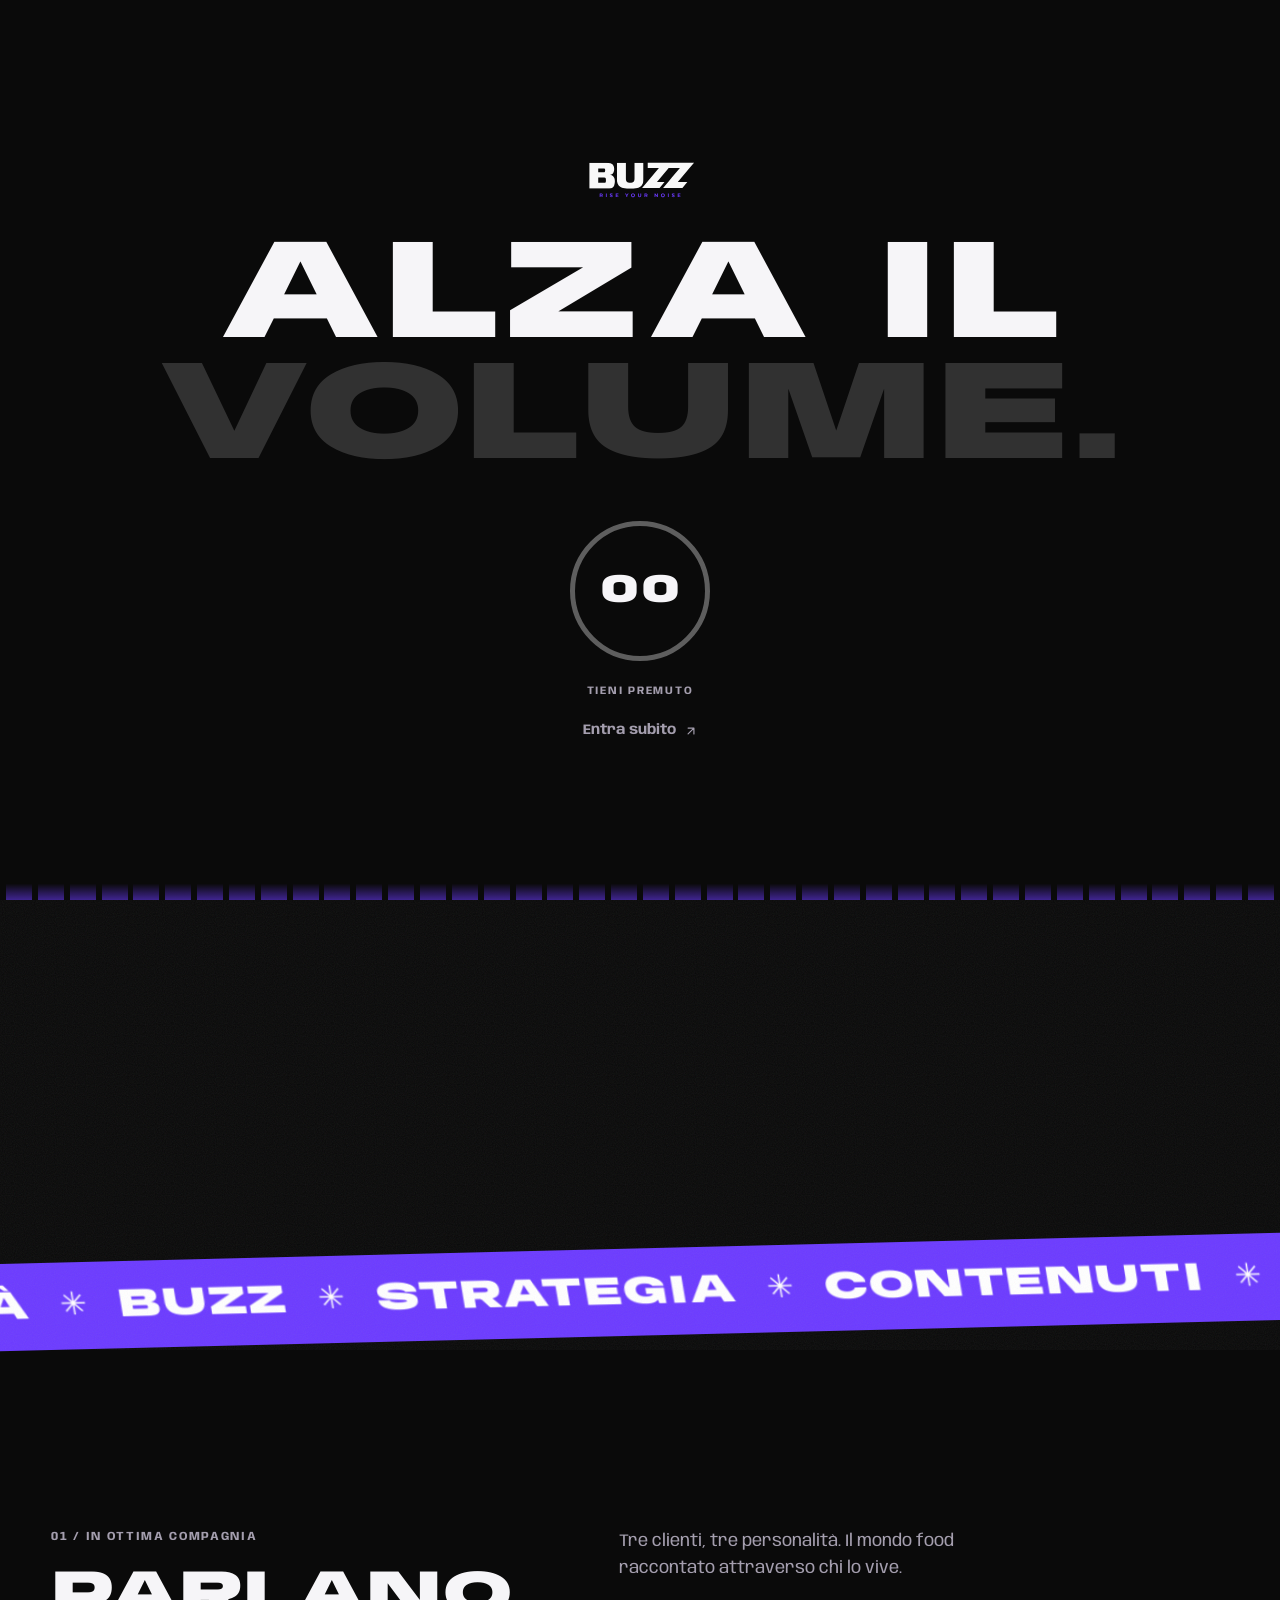
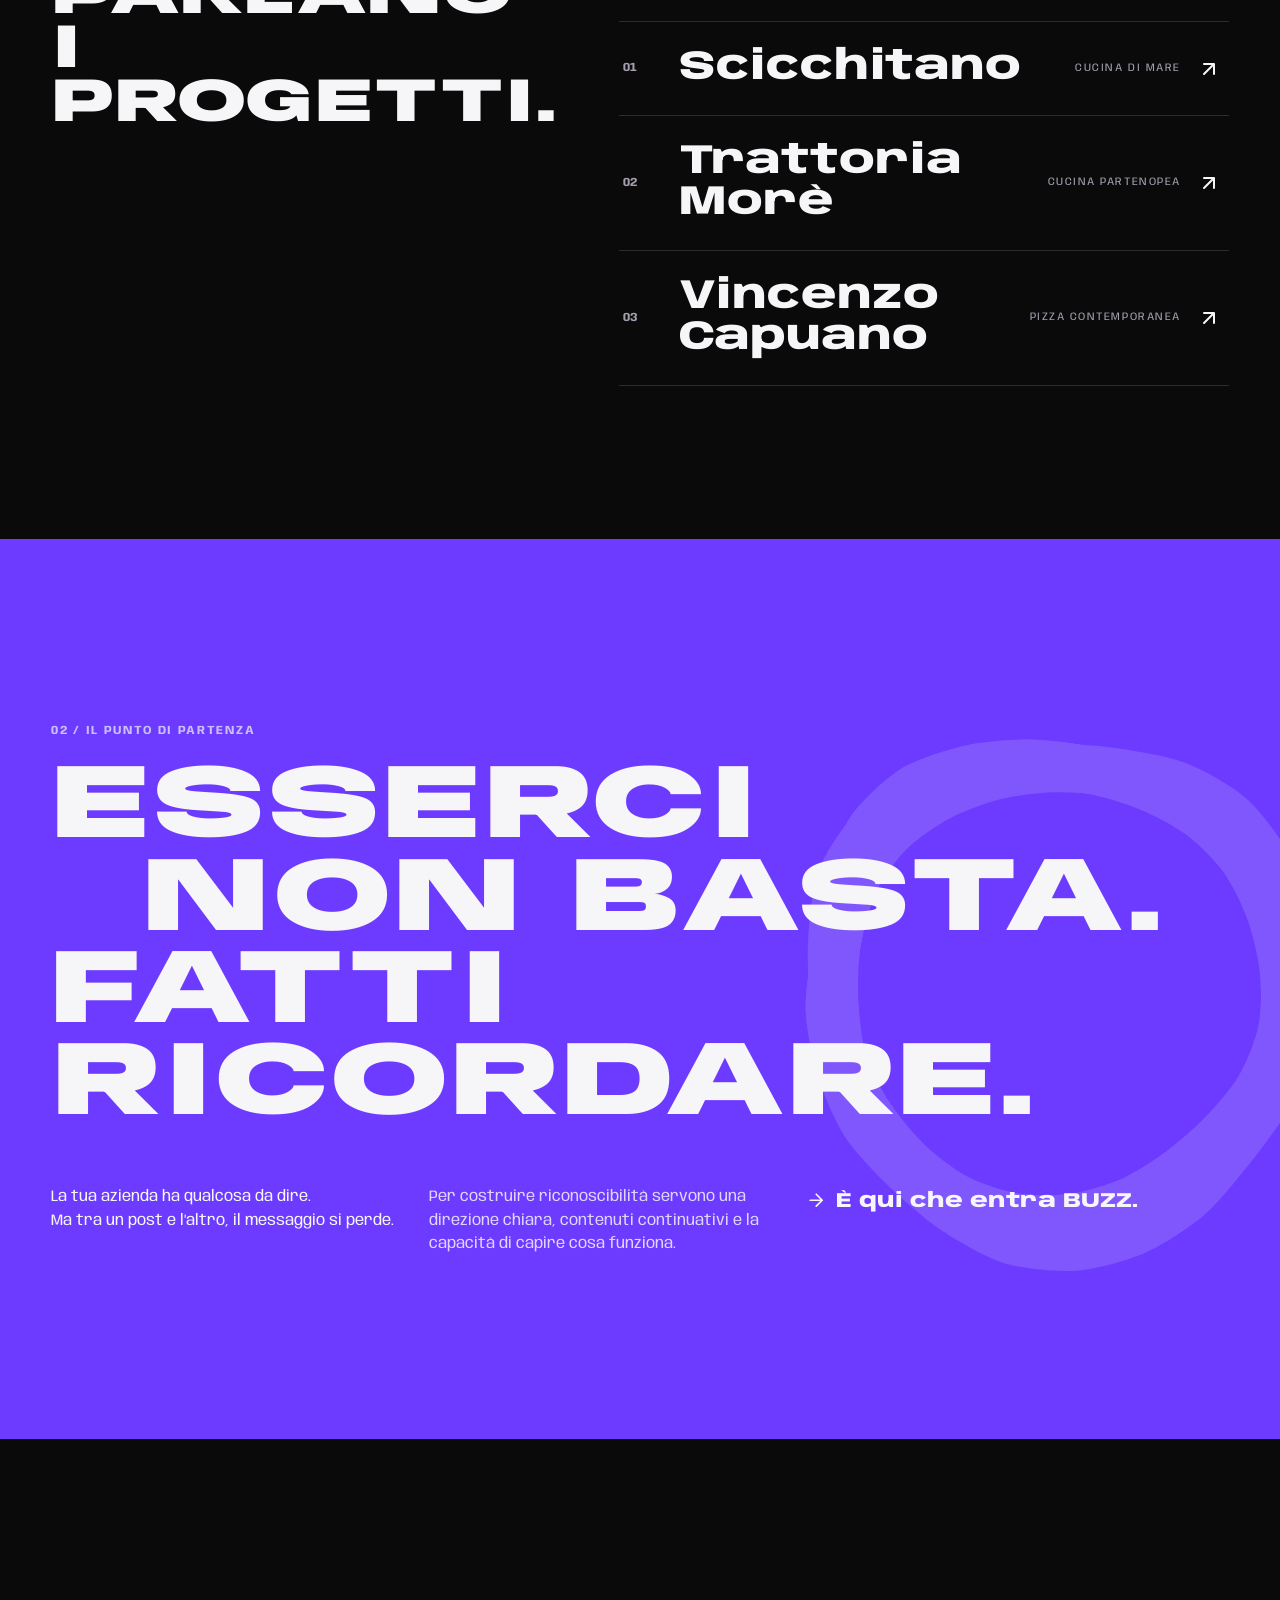
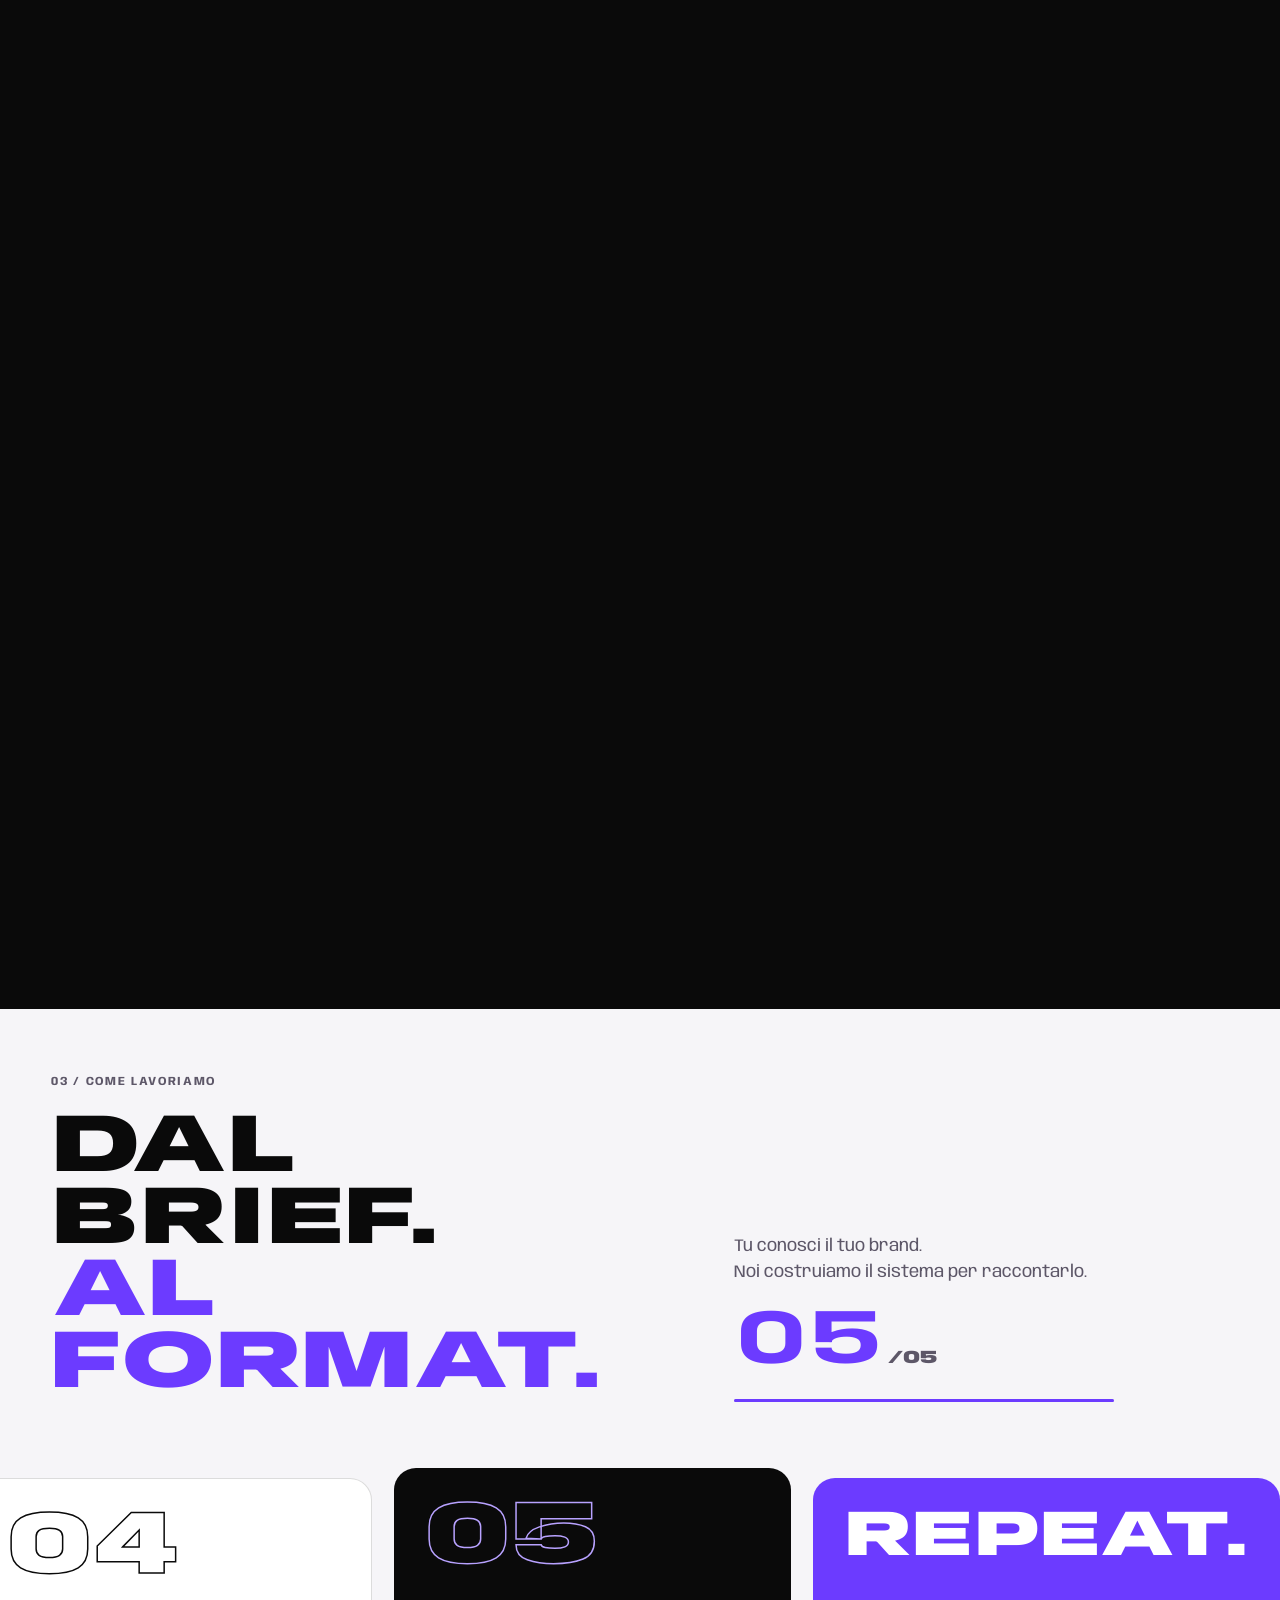
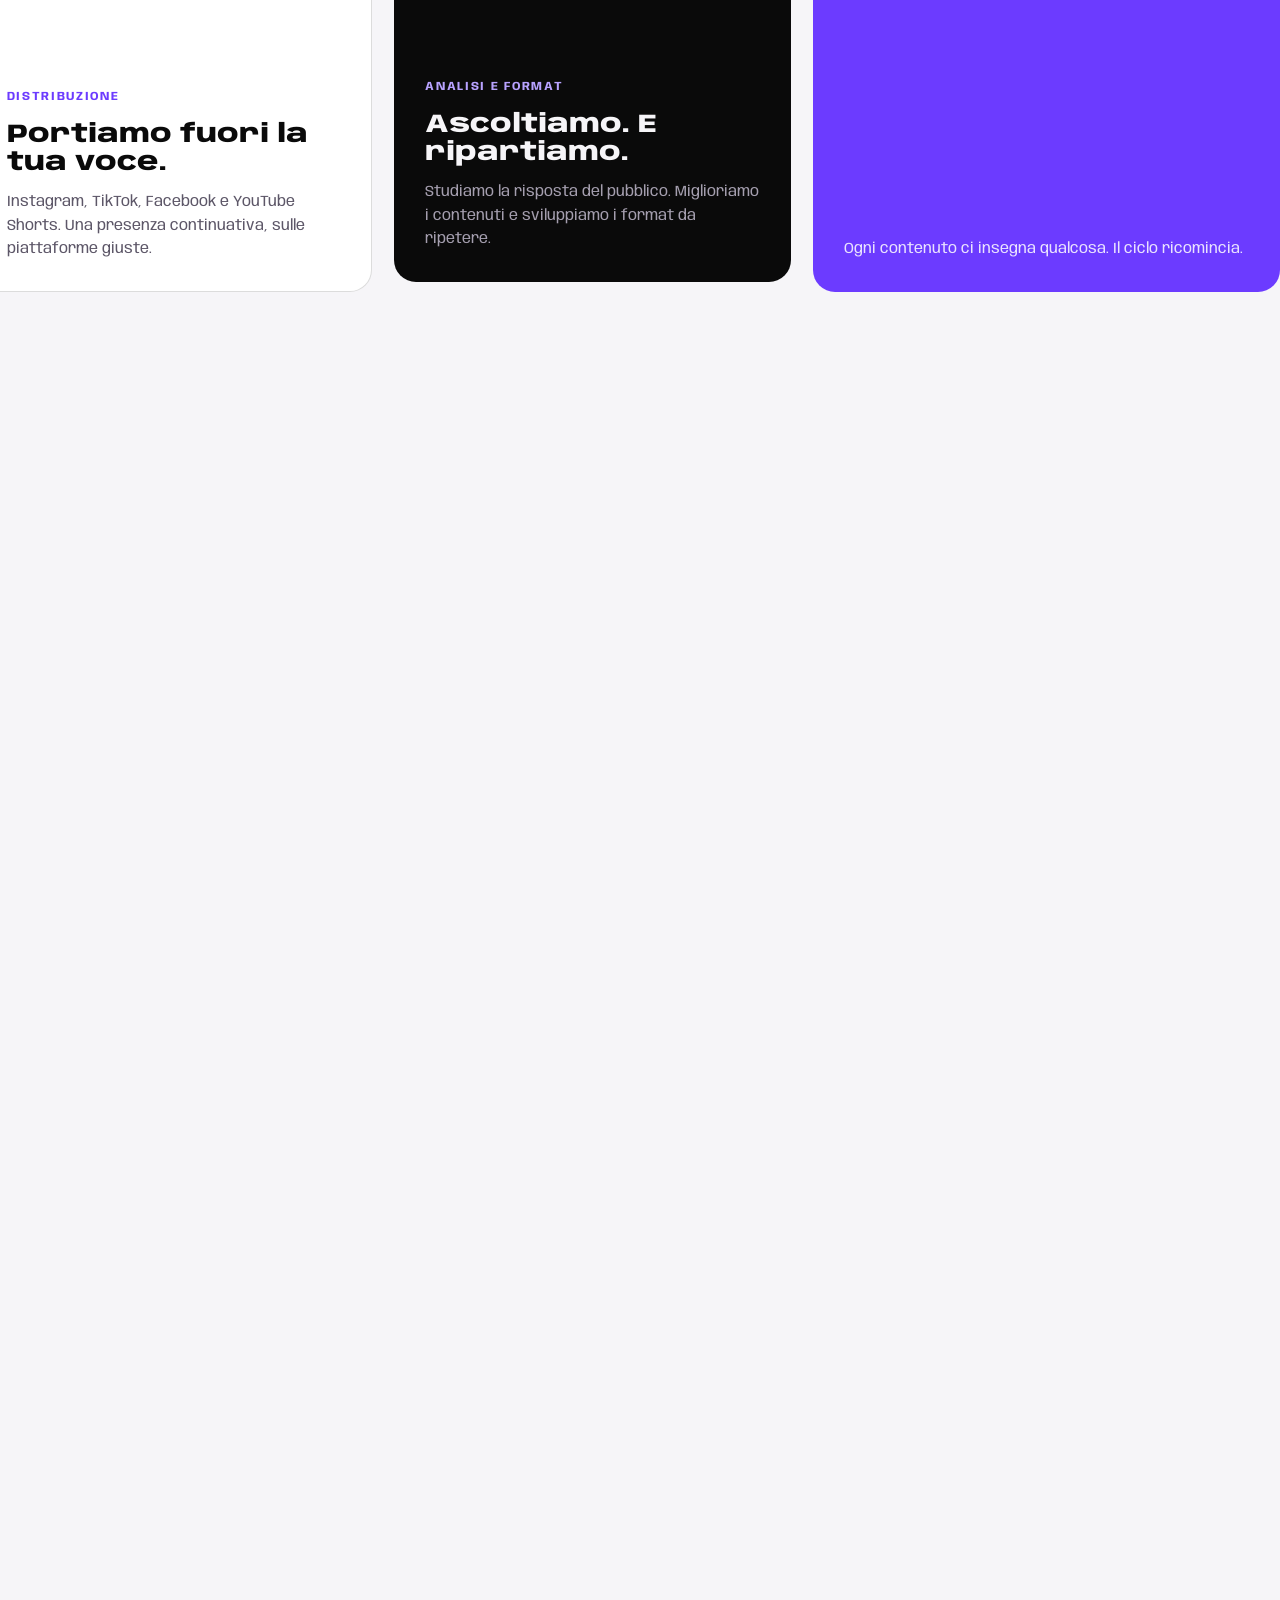
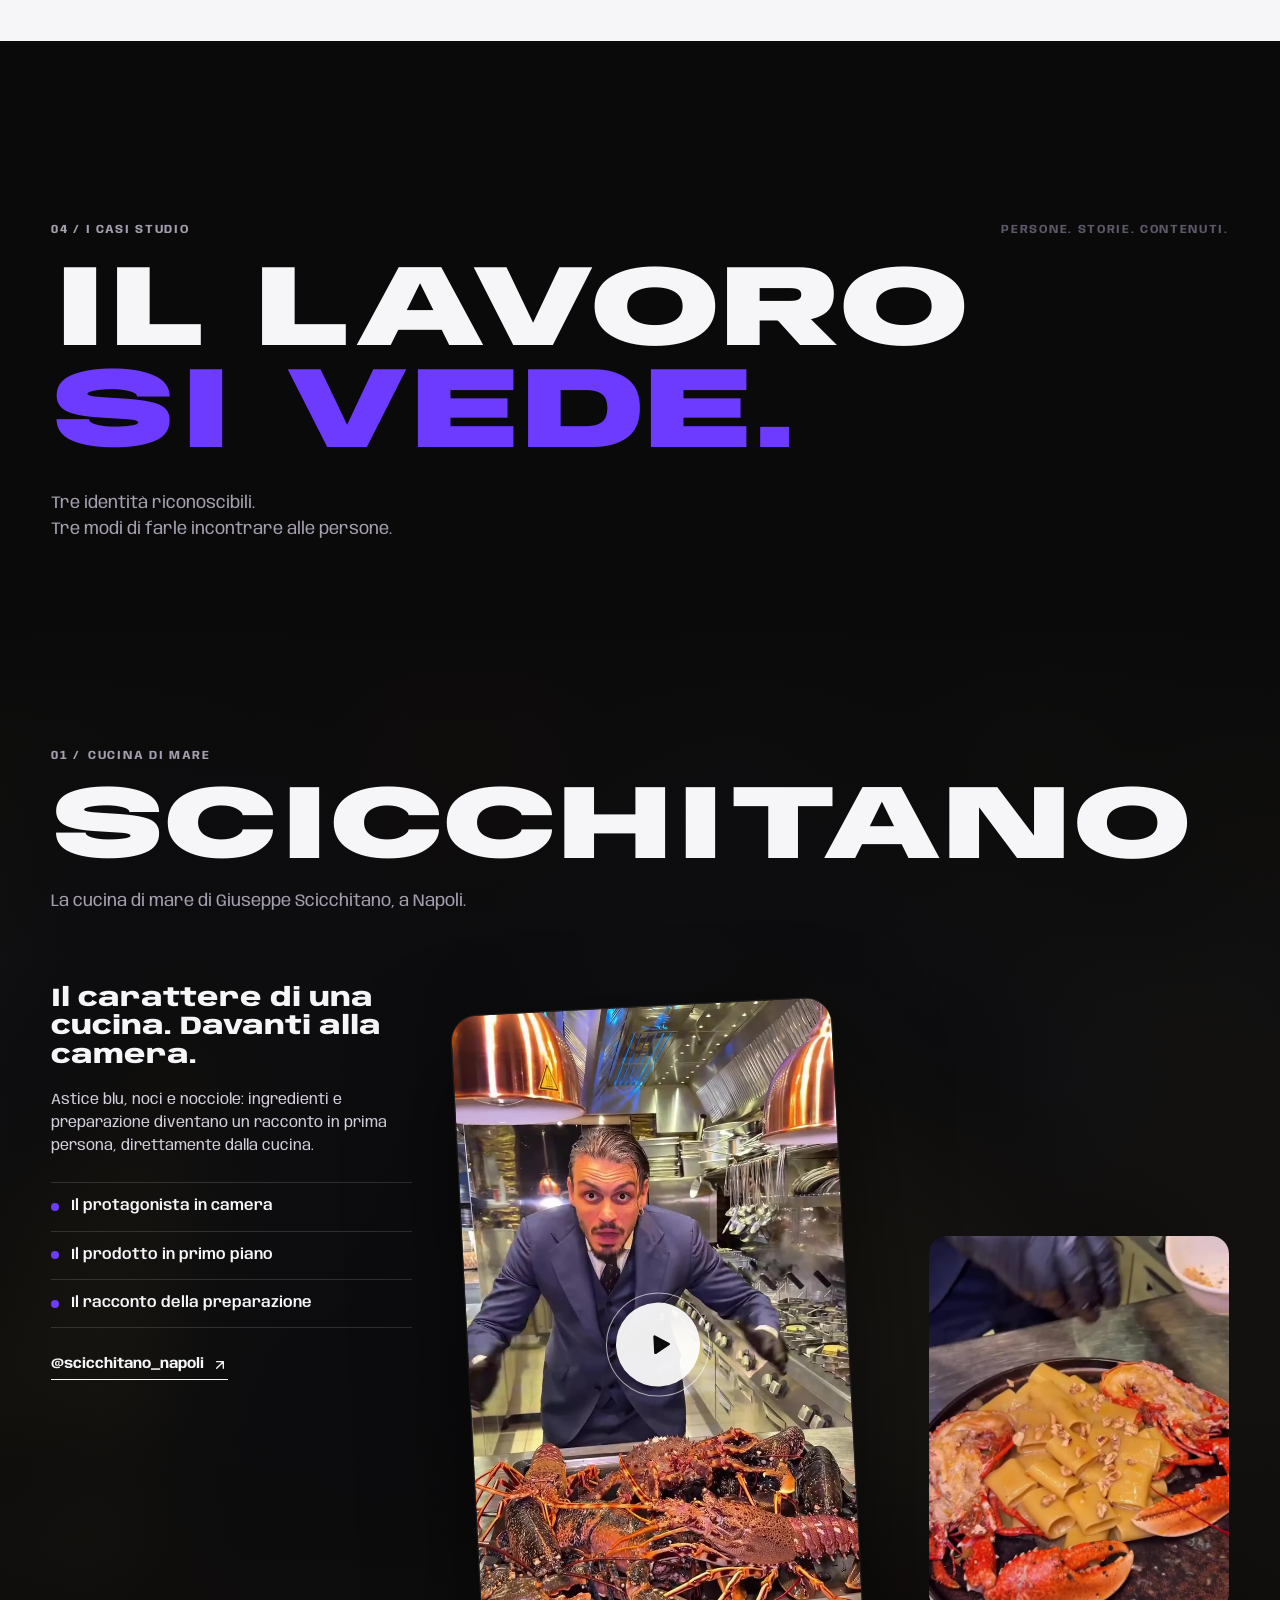
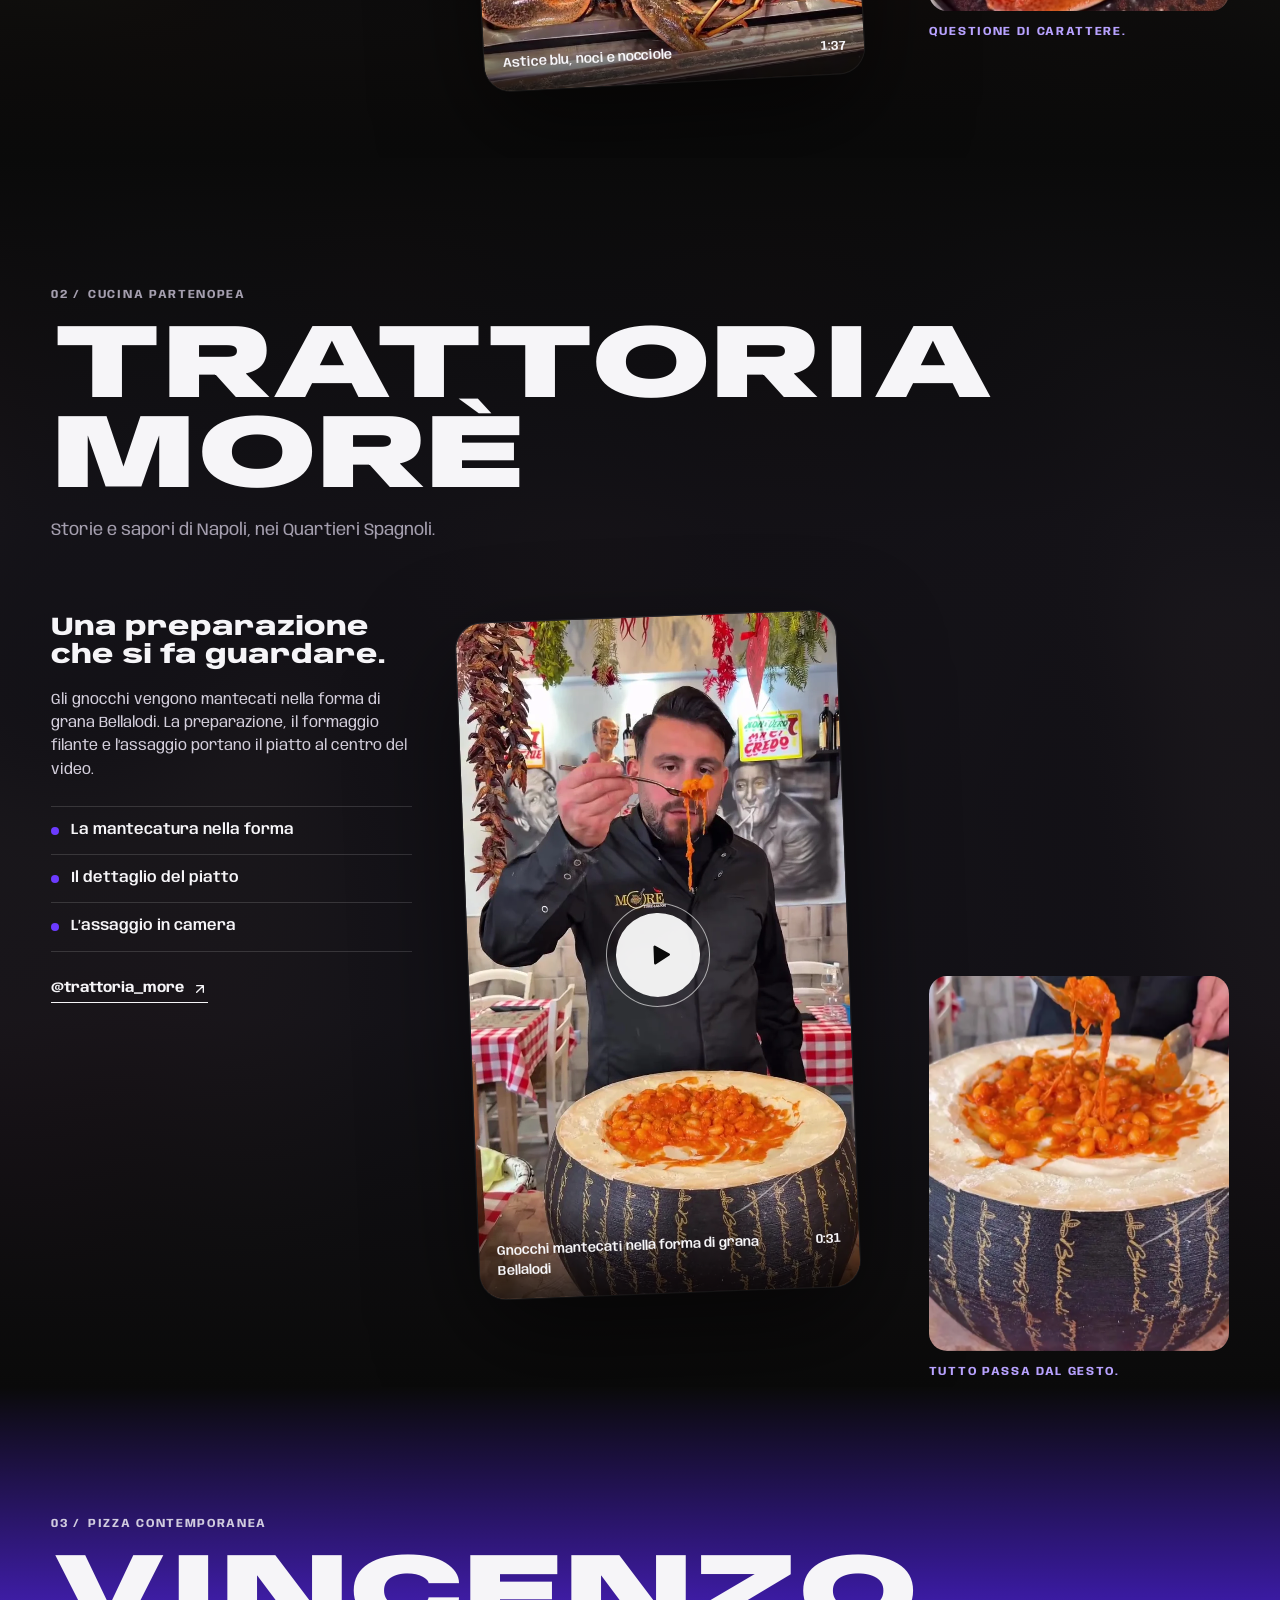
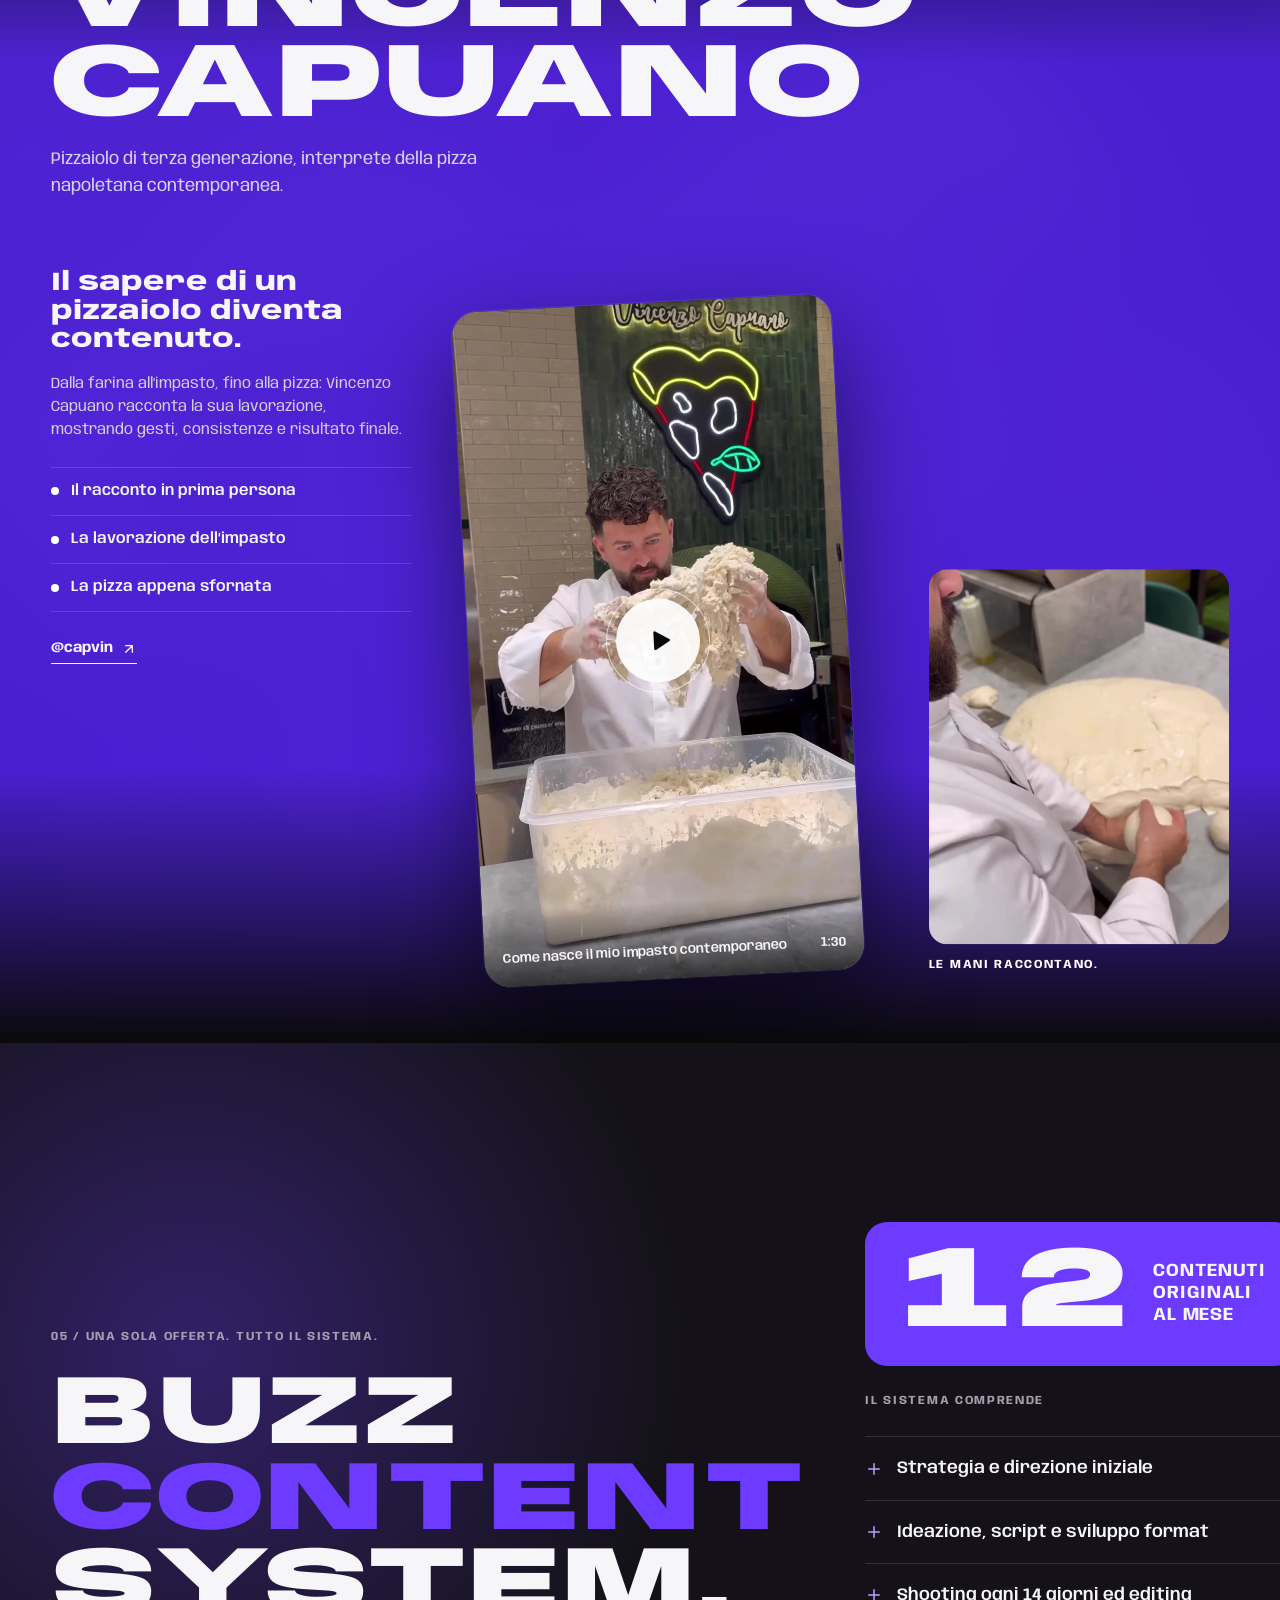
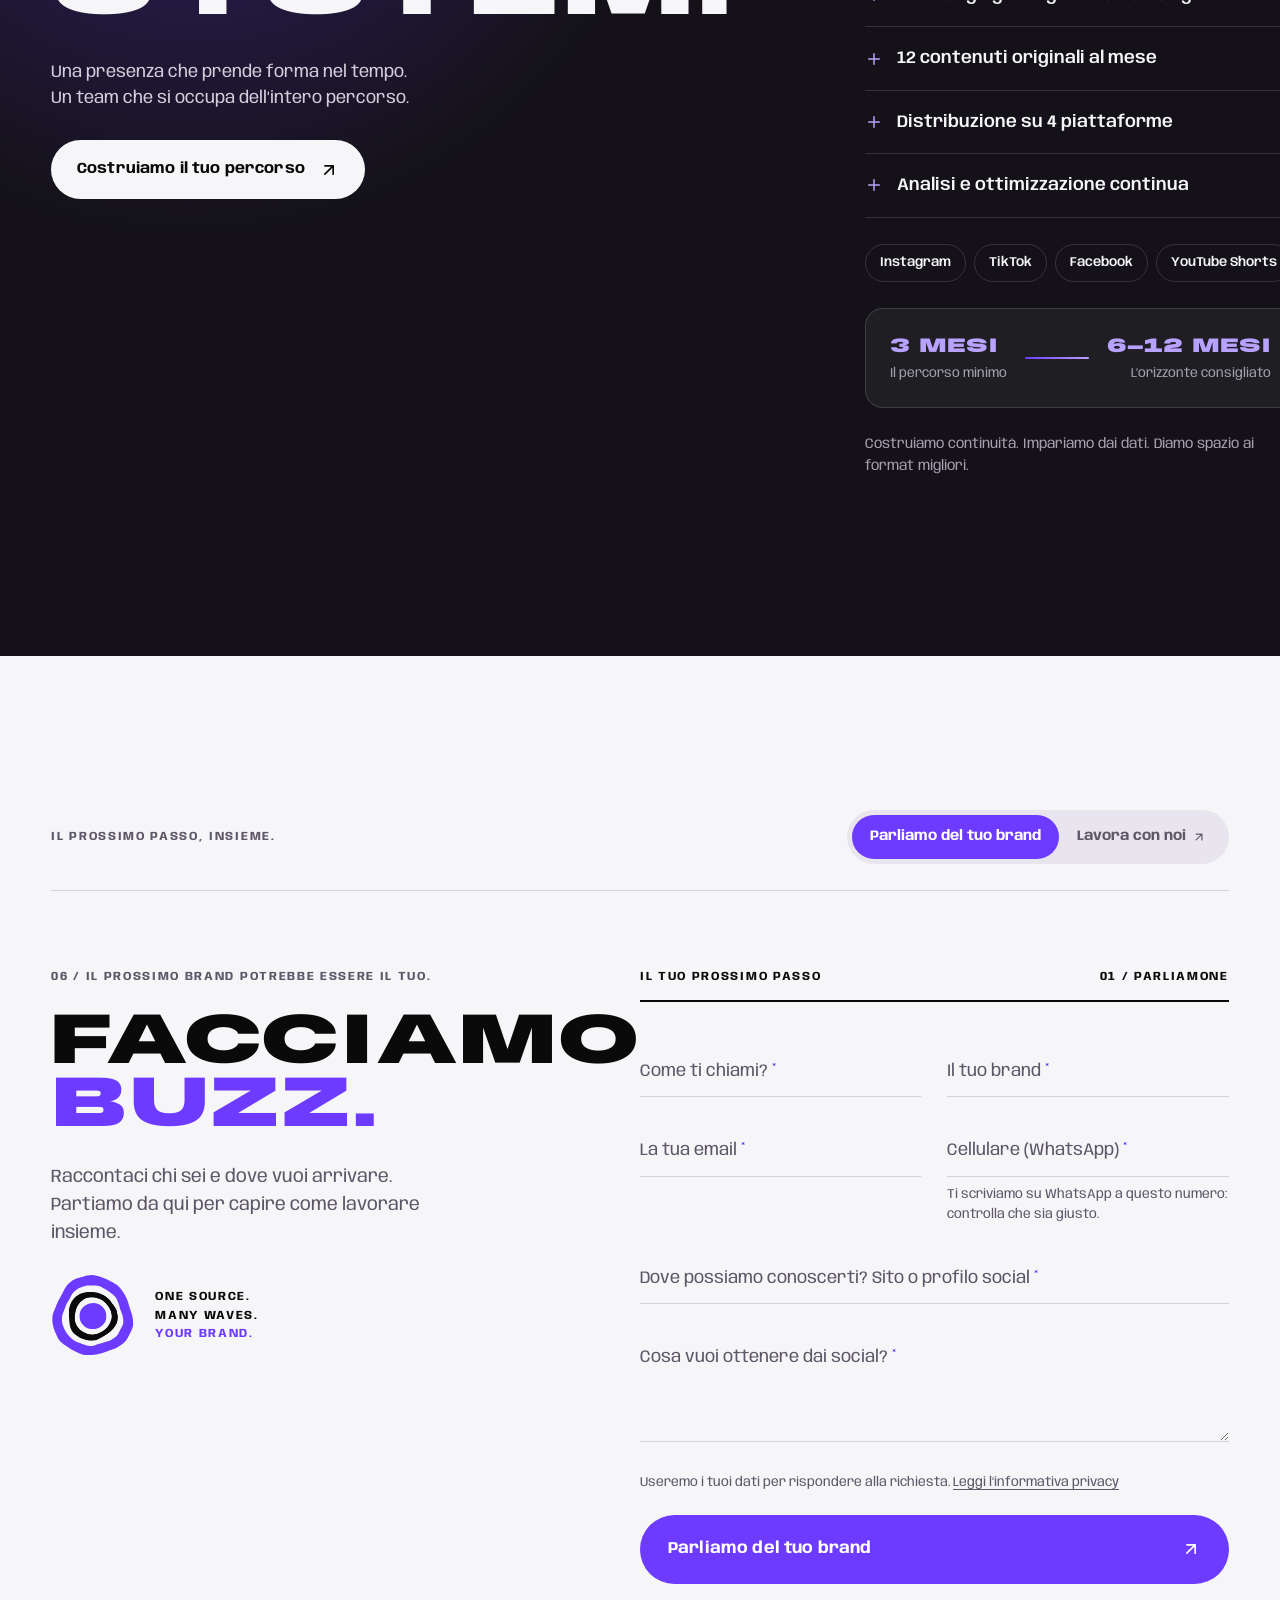
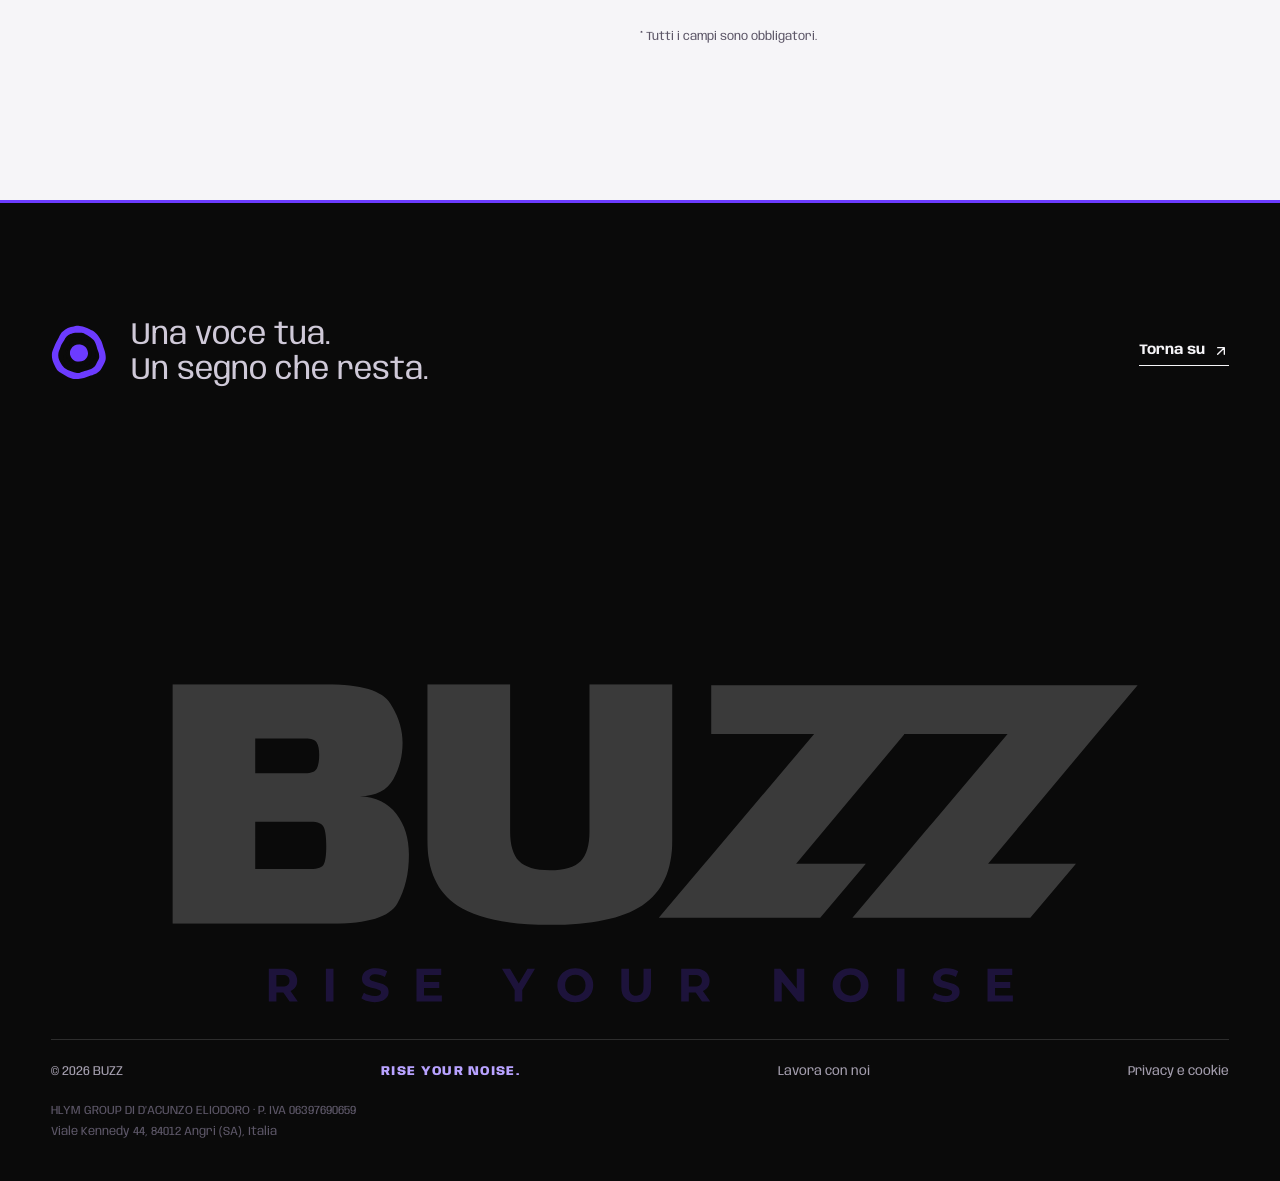
<file: index.html>
<!doctype html>
<html lang="it">
<head>
  <script src="https://embeds.iubenda.com/widgets/cc4f0625-e66b-4614-b7e0-e21f0d9e7564.js"></script>
  <meta charset="utf-8">
  <meta name="viewport" content="width=device-width, initial-scale=1, viewport-fit=cover">
  <title>BUZZ — Content marketing. Rise your noise.</title>
  <meta name="description" content="Strategia, ideazione, produzione e distribuzione di contenuti social. BUZZ costruisce la riconoscibilità del tuo brand, un contenuto alla volta.">
  <meta name="robots" content="index, follow">
  <meta name="theme-color" content="#0a0a0a">
  <meta property="og:title" content="BUZZ — Rise your noise.">
  <meta property="og:description" content="Un sistema di contenuti per costruire un brand riconoscibile.">
  <meta property="og:url" content="https://www.buzzstudio.it/">
  <meta property="og:site_name" content="BUZZ">
  <meta property="og:type" content="website">
  <meta property="og:locale" content="it_IT">
  <meta property="og:image" content="https://www.buzzstudio.it/media/signal.webp">
  <meta name="twitter:card" content="summary_large_image">
  <meta name="twitter:title" content="BUZZ — Rise your noise.">
  <meta name="twitter:description" content="Un sistema di contenuti per costruire un brand riconoscibile.">
  <link rel="icon" href="/favicon.png">
  <link rel="apple-touch-icon" href="/favicon.png">
  <link rel="canonical" href="https://www.buzzstudio.it/">
  <link rel="preload" href="/fonts/Anybody-Variable.woff2" as="font" type="font/woff2" crossorigin>
  <link rel="stylesheet" href="/assets/css/sito.css?v=2026-10-13">
  <script src="/assets/js/sito.js?v=2026-10-13" defer></script>
  <script src="/assets/js/contatti.js?v=2026-10-12" defer></script>
  <script src="/assets/js/candidature.js?v=2026-10-12" defer></script>
</head>
<body>
  <!-- Icone usate in tutta la pagina -->
  <svg class="sprite" aria-hidden="true" focusable="false">
    <symbol id="i-up-right" viewBox="0 0 24 24"><path d="M7 7h10v10M7 17 17 7"/></symbol>
    <symbol id="i-down" viewBox="0 0 24 24"><path d="M12 5v14m7-7-7 7-7-7"/></symbol>
    <symbol id="i-right" viewBox="0 0 24 24"><path d="M5 12h14m-7-7 7 7-7 7"/></symbol>
    <symbol id="i-plus" viewBox="0 0 24 24"><path d="M5 12h14M12 5v14"/></symbol>
    <symbol id="i-play" viewBox="0 0 24 24"><path d="M8 5.5v13l11-6.5z" fill="currentColor"/></symbol>
    <symbol id="i-close" viewBox="0 0 24 24"><path d="M6 6l12 12M18 6 6 18"/></symbol>
    <symbol id="i-left" viewBox="0 0 24 24"><path d="M15 6l-6 6 6 6"/></symbol>
    <symbol id="i-next" viewBox="0 0 24 24"><path d="M9 6l6 6-6 6"/></symbol>
    <symbol id="i-sound" viewBox="0 0 24 24"><path d="M4 9v6h4l5 4V5L8 9zm12.5 3a4.5 4.5 0 0 0-2.5-4v8a4.5 4.5 0 0 0 2.5-4z" fill="currentColor" stroke="none"/></symbol>
    <symbol id="i-mute" viewBox="0 0 24 24"><path d="M4 9v6h4l5 4V5L8 9z" fill="currentColor" stroke="none"/><path d="M16 9l5 6m0-6-5 6"/></symbol>
  </svg>

  <a class="skip-link" href="#contenuto">Vai al contenuto</a>
  <div class="progress" aria-hidden="true"><span data-progress></span></div>
  <div class="grain" aria-hidden="true"></div>
  <div class="cursor is-hidden" aria-hidden="true"><span class="cursor-dot"></span><span class="cursor-ring"><b data-cursor-label></b></span></div>

  <header class="site-header" id="inizio" data-header>
    <a href="#inizio" class="brand" aria-label="BUZZ, torna all’inizio">
      <img class="logo-on-dark" src="/brand/wordmark-light.svg" alt="BUZZ — Rise your noise" width="130" height="52">
      <img class="logo-on-light" src="/brand/wordmark-dark.svg" alt="" width="130" height="52" aria-hidden="true">
    </a>
    <nav aria-label="Navigazione principale">
      <a href="#metodo">Il metodo</a>
      <a href="#progetti">I progetti</a>
      <a class="nav-cta" href="#contatti" data-magnetic>Parliamone <svg class="ico"><use href="#i-up-right"/></svg></a>
    </nav>
  </header>

  <main id="contenuto">

    <!-- 00 · APERTURA -->
    <section class="hero" aria-labelledby="hero-title" data-hero>
      <div class="hero-sticky">
        <div class="hero-art" aria-hidden="true">
          <picture>
            <source media="(max-width: 700px)" srcset="/media/signal-mobile.webp">
            <img src="/media/signal.webp" alt="" width="1536" height="1024" fetchpriority="high" data-hero-image>
          </picture>
          <canvas class="hero-waves" data-waves></canvas>
          <div class="hero-vignette"></div>
        </div>

        <div class="hero-content shell" data-hero-content>
          <p class="eyebrow"><span class="live-dot"></span> Content marketing studio</p>
          <h1 id="hero-title" class="hero-title">
            <span class="hero-intro" data-split>Il tuo brand.</span>
            <span class="hero-line" data-split>Alza il</span>
            <span class="hero-line hero-volume" data-split-letters>Volume.</span>
          </h1>
          <div class="hero-foot">
            <p class="hero-description">Contenuti che costruiscono riconoscibilità.<br>Li studiamo, li creiamo, li portiamo alle persone giuste.</p>
            <div class="hero-actions">
              <a class="btn btn-light" href="#contatti" data-magnetic>Parliamo del tuo brand <svg class="ico"><use href="#i-up-right"/></svg></a>
              <a class="link-arrow" href="#progetti">Guarda i progetti <svg class="ico"><use href="#i-down"/></svg></a>
            </div>
          </div>
          <div class="meter" aria-hidden="true">
            <span>Rise your noise.</span>
            <div class="meter-bars" data-meter><i></i><i></i><i></i><i></i><i></i><i></i><i></i><i></i><i></i><i></i><i></i><i></i><i></i><i></i></div>
            <span class="meter-value"><b data-meter-value>00</b> dB</span>
          </div>
        </div>

        <div class="hero-bottom shell">
          <span>Strategia + Contenuti + Direzione</span>
          <a href="#partenza">Scopri il nostro approccio <svg class="ico"><use href="#i-down"/></svg></a>
          <span class="scroll-hint" aria-hidden="true">Scroll <i></i></span>
        </div>
      </div>
    </section>

    <!-- Striscia -->
    <div class="ticker" aria-hidden="true" data-ticker>
      <div class="ticker-track" data-ticker-track>
        <span>Strategia</span><b>✳</b><span>Contenuti</span><b>✳</b><span>Riconoscibilità</span><b>✳</b><span>Buzz</span><b>✳</b>
        <span>Strategia</span><b>✳</b><span>Contenuti</span><b>✳</b><span>Riconoscibilità</span><b>✳</b><span>Buzz</span><b>✳</b>
        <span>Strategia</span><b>✳</b><span>Contenuti</span><b>✳</b><span>Riconoscibilità</span><b>✳</b><span>Buzz</span><b>✳</b>
        <span>Strategia</span><b>✳</b><span>Contenuti</span><b>✳</b><span>Riconoscibilità</span><b>✳</b><span>Buzz</span><b>✳</b>
      </div>
    </div>

    <!-- 01 · IN OTTIMA COMPAGNIA -->
    <section class="proof shell" aria-labelledby="proof-title">
      <div class="proof-head" data-reveal>
        <p class="eyebrow">01 / In ottima compagnia</p>
        <h2 id="proof-title" class="display">Parlano<br>i progetti.</h2>
      </div>
      <div class="proof-body">
        <p data-reveal>Tre clienti, tre personalità. Il mondo food raccontato attraverso chi lo vive.</p>
        <ol class="client-list" aria-label="Una selezione dei nostri progetti">
          <li data-reveal><a href="#progetto-01" data-preview="/media/cases/scicchitano.webp"><span class="thumb"><img src="/media/cases/scicchitano.webp" alt="" width="720" height="1280" loading="lazy"></span><span class="num">01</span><span class="name">Scicchitano</span><span class="tag">Cucina di mare</span><svg class="ico"><use href="#i-up-right"/></svg></a></li>
          <li data-reveal><a href="#progetto-02" data-preview="/media/cases/trattoria-more.webp"><span class="thumb"><img src="/media/cases/trattoria-more.webp" alt="" width="720" height="1280" loading="lazy"></span><span class="num">02</span><span class="name">Trattoria Morè</span><span class="tag">Cucina partenopea</span><svg class="ico"><use href="#i-up-right"/></svg></a></li>
          <li data-reveal><a href="#progetto-03" data-preview="/media/cases/vincenzo-capuano.webp"><span class="thumb"><img src="/media/cases/vincenzo-capuano.webp" alt="" width="720" height="1280" loading="lazy"></span><span class="num">03</span><span class="name">Vincenzo Capuano</span><span class="tag">Pizza contemporanea</span><svg class="ico"><use href="#i-up-right"/></svg></a></li>
        </ol>
      </div>
      <div class="client-preview" aria-hidden="true" data-preview-box><img alt="" width="720" height="1280"></div>
    </section>

    <!-- 02 · IL PUNTO DI PARTENZA -->
    <section id="partenza" class="problem" aria-labelledby="problem-title" data-problem>
      <div class="problem-sticky">
        <img class="problem-mark" src="/brand/mark-light.svg" alt="" width="1340" height="1340" aria-hidden="true" data-problem-mark>
        <div class="shell">
          <p class="eyebrow">02 / Il punto di partenza</p>
          <h2 id="problem-title" class="problem-title">
            <span data-problem-line>Esserci</span>
            <span data-problem-line>non basta.</span>
            <span data-problem-line class="accent">Fatti ricordare.</span>
          </h2>
          <div class="problem-copy" data-problem-copy>
            <p>La tua azienda ha qualcosa da dire.<br>Ma tra un post e l’altro, il messaggio si perde.</p>
            <p class="muted">Per costruire riconoscibilità servono una direzione chiara, contenuti continuativi e la capacità di capire cosa funziona.</p>
            <p class="problem-resolution"><svg class="ico"><use href="#i-right"/></svg> È qui che entra BUZZ.</p>
          </div>
        </div>
      </div>
    </section>

    <!-- 03 · COME LAVORIAMO -->
    <section id="metodo" class="method" data-tone="light" aria-labelledby="method-title" data-method>
      <div class="method-sticky">
        <div class="method-head shell">
          <div>
            <p class="eyebrow">03 / Come lavoriamo</p>
            <h2 id="method-title" class="display">Dal brief.<br><span class="accent">Al format.</span></h2>
          </div>
          <div class="method-side">
            <p>Tu conosci il tuo brand.<br>Noi costruiamo il sistema per raccontarlo.</p>
            <div class="method-counter" aria-hidden="true"><b data-method-number>01</b><span>/05</span></div>
            <div class="method-rail" aria-hidden="true"><span data-method-fill></span></div>
          </div>
        </div>
        <ol class="method-track" data-method-track>
          <li class="step" data-step>
            <span class="step-num">01</span>
            <p class="step-label">Strategia</p>
            <h3>Troviamo la direzione.</h3>
            <p>Obiettivi, mercato, messaggi e frontman. Capiamo per cosa il tuo brand vuole essere riconosciuto.</p>
          </li>
          <li class="step" data-step>
            <span class="step-num">02</span>
            <p class="step-label">Ideazione</p>
            <h3>Diamo forma alle idee.</h3>
            <p>Concept, format e script. Pensiamo noi a cosa raccontare e a come renderlo interessante.</p>
          </li>
          <li class="step" data-step>
            <span class="step-num">03</span>
            <p class="step-label">Produzione</p>
            <h3>Accendiamo le camere.</h3>
            <p>Shooting ogni 14 giorni, riprese ed editing. La direzione diventa contenuto.</p>
          </li>
          <li class="step" data-step>
            <span class="step-num">04</span>
            <p class="step-label">Distribuzione</p>
            <h3>Portiamo fuori la tua voce.</h3>
            <p>Instagram, TikTok, Facebook e YouTube Shorts. Una presenza continuativa, sulle piattaforme giuste.</p>
          </li>
          <li class="step" data-step>
            <span class="step-num">05</span>
            <p class="step-label">Analisi e format</p>
            <h3>Ascoltiamo. E ripartiamo.</h3>
            <p>Studiamo la risposta del pubblico. Miglioriamo i contenuti e sviluppiamo i format da ripetere.</p>
          </li>
          <li class="step step-repeat" aria-hidden="true">
            <span class="repeat-word">Repeat.</span>
            <p>Ogni contenuto ci insegna qualcosa. Il ciclo ricomincia.</p>
          </li>
        </ol>
      </div>
    </section>

    <!-- 04 · I CASI STUDIO -->
    <section id="progetti" class="cases" aria-labelledby="projects-title">
      <div class="shell cases-head" data-reveal>
        <p class="eyebrow">04 / I casi studio <span class="eyebrow-side">Persone. Storie. Contenuti.</span></p>
        <h2 id="projects-title" class="display">Il lavoro<br><span class="accent">si vede.</span></h2>
        <p>Tre identità riconoscibili.<br>Tre modi di farle incontrare alle persone.</p>
      </div>

      <article class="case" id="progetto-01" data-case>
        <div class="case-bg" aria-hidden="true"><img src="/media/cases/scicchitano.webp" alt="" loading="lazy" width="720" height="1280"></div>
        <div class="case-inner shell">
          <header class="case-head">
            <p class="eyebrow"><span>01 /</span> Cucina di mare</p>
            <h3 class="case-name" data-case-name>Scicchitano</h3>
            <p class="case-context">La cucina di mare di Giuseppe Scicchitano, a Napoli.</p>
          </header>
          <a class="case-film" href="/media/cases/scicchitano.mp4" data-story="0" data-cursor="Guarda" aria-label="Guarda il video di Scicchitano: Astice blu, noci e nocciole (1:37)">
            <img src="/media/cases/scicchitano.webp" alt="Giuseppe Scicchitano in cucina con l’astice blu" loading="lazy" width="720" height="1280">
            <span class="case-play"><svg class="ico"><use href="#i-play"/></svg></span>
            <span class="case-film-caption"><span>Astice blu, noci e nocciole</span><span>1:37</span></span>
          </a>
          <div class="case-text">
            <p class="case-title">Il carattere di una cucina. Davanti alla camera.</p>
            <p>Astice blu, noci e nocciole: ingredienti e preparazione diventano un racconto in prima persona, direttamente dalla cucina.</p>
            <ul class="case-points">
              <li>Il protagonista in camera</li>
              <li>Il prodotto in primo piano</li>
              <li>Il racconto della preparazione</li>
            </ul>
            <a class="link-arrow" href="https://www.instagram.com/scicchitano_napoli/" target="_blank" rel="noopener noreferrer" aria-label="Profilo Instagram di Scicchitano, apre una nuova scheda">@scicchitano_napoli <svg class="ico"><use href="#i-up-right"/></svg></a>
          </div>
          <figure class="case-detail" data-parallax="0.18">
            <img src="/media/cases/scicchitano-detail.webp" alt="Paccheri con astice, noci e nocciole" loading="lazy" width="720" height="1280">
            <figcaption>Questione di carattere.</figcaption>
          </figure>
        </div>
      </article>

      <article class="case case-dark" id="progetto-02" data-case>
        <div class="case-bg" aria-hidden="true"><img src="/media/cases/trattoria-more.webp" alt="" loading="lazy" width="720" height="1280"></div>
        <div class="case-inner shell">
          <header class="case-head">
            <p class="eyebrow"><span>02 /</span> Cucina partenopea</p>
            <h3 class="case-name" data-case-name>Trattoria Morè</h3>
            <p class="case-context">Storie e sapori di Napoli, nei Quartieri Spagnoli.</p>
          </header>
          <a class="case-film" href="/media/cases/trattoria-more.mp4" data-story="1" data-cursor="Guarda" aria-label="Guarda il video di Trattoria Morè: Gnocchi mantecati nella forma di grana Bellalodi (0:31)">
            <img src="/media/cases/trattoria-more.webp" alt="Gnocchi mantecati nella forma di grana alla Trattoria Morè" loading="lazy" width="720" height="1280">
            <span class="case-play"><svg class="ico"><use href="#i-play"/></svg></span>
            <span class="case-film-caption"><span>Gnocchi mantecati nella forma di grana Bellalodi</span><span>0:31</span></span>
          </a>
          <div class="case-text">
            <p class="case-title">Una preparazione che si fa guardare.</p>
            <p>Gli gnocchi vengono mantecati nella forma di grana Bellalodi. La preparazione, il formaggio filante e l’assaggio portano il piatto al centro del video.</p>
            <ul class="case-points">
              <li>La mantecatura nella forma</li>
              <li>Il dettaglio del piatto</li>
              <li>L’assaggio in camera</li>
            </ul>
            <a class="link-arrow" href="https://www.instagram.com/trattoria_more/" target="_blank" rel="noopener noreferrer" aria-label="Profilo Instagram di Trattoria Morè, apre una nuova scheda">@trattoria_more <svg class="ico"><use href="#i-up-right"/></svg></a>
          </div>
          <figure class="case-detail" data-parallax="0.18">
            <img src="/media/cases/trattoria-more-detail.webp" alt="Gnocchi al pomodoro con il formaggio filante" loading="lazy" width="720" height="1280">
            <figcaption>Tutto passa dal gesto.</figcaption>
          </figure>
        </div>
      </article>

      <article class="case case-violet" id="progetto-03" data-case>
        <div class="case-bg" aria-hidden="true"><img src="/media/cases/vincenzo-capuano.webp" alt="" loading="lazy" width="720" height="1280"></div>
        <div class="case-inner shell">
          <header class="case-head">
            <p class="eyebrow"><span>03 /</span> Pizza contemporanea</p>
            <h3 class="case-name" data-case-name>Vincenzo Capuano</h3>
            <p class="case-context">Pizzaiolo di terza generazione, interprete della pizza napoletana contemporanea.</p>
          </header>
          <a class="case-film" href="/media/cases/vincenzo-capuano.mp4" data-story="2" data-cursor="Guarda" aria-label="Guarda il video di Vincenzo Capuano: Come nasce il mio impasto contemporaneo (1:30)">
            <img src="/media/cases/vincenzo-capuano.webp" alt="Vincenzo Capuano mentre lavora l’impasto" loading="lazy" width="720" height="1280">
            <span class="case-play"><svg class="ico"><use href="#i-play"/></svg></span>
            <span class="case-film-caption"><span>Come nasce il mio impasto contemporaneo</span><span>1:30</span></span>
          </a>
          <div class="case-text">
            <p class="case-title">Il sapere di un pizzaiolo diventa contenuto.</p>
            <p>Dalla farina all’impasto, fino alla pizza: Vincenzo Capuano racconta la sua lavorazione, mostrando gesti, consistenze e risultato finale.</p>
            <ul class="case-points">
              <li>Il racconto in prima persona</li>
              <li>La lavorazione dell’impasto</li>
              <li>La pizza appena sfornata</li>
            </ul>
            <a class="link-arrow" href="https://www.instagram.com/capvin/" target="_blank" rel="noopener noreferrer" aria-label="Profilo Instagram di Vincenzo Capuano, apre una nuova scheda">@capvin <svg class="ico"><use href="#i-up-right"/></svg></a>
          </div>
          <figure class="case-detail" data-parallax="0.18">
            <img src="/media/cases/vincenzo-capuano-detail.webp" alt="Le mani di Vincenzo Capuano nell’impasto" loading="lazy" width="720" height="1280">
            <figcaption>Le mani raccontano.</figcaption>
          </figure>
        </div>
      </article>
    </section>

    <!-- 05 · L'OFFERTA -->
    <section id="offerta" class="offer" aria-labelledby="offer-title">
      <div class="shell offer-inner">
        <div class="offer-main" data-reveal>
          <p class="eyebrow">05 / Una sola offerta. Tutto il sistema.</p>
          <h2 id="offer-title" class="display offer-title">Buzz<br><span class="accent">Content</span><br>System.</h2>
          <p class="offer-description">Una presenza che prende forma nel tempo.<br>Un team che si occupa dell’intero percorso.</p>
          <a class="btn btn-light" href="#contatti" data-magnetic>Costruiamo il tuo percorso <svg class="ico"><use href="#i-up-right"/></svg></a>
        </div>
        <div class="offer-details">
          <div class="offer-count" data-reveal aria-label="12 contenuti originali al mese">
            <b data-count-to="12">12</b>
            <span>contenuti originali<br>al mese</span>
          </div>
          <p class="eyebrow">Il sistema comprende</p>
          <ul class="offer-list">
            <li data-reveal><svg class="ico"><use href="#i-plus"/></svg>Strategia e direzione iniziale</li>
            <li data-reveal><svg class="ico"><use href="#i-plus"/></svg>Ideazione, script e sviluppo format</li>
            <li data-reveal><svg class="ico"><use href="#i-plus"/></svg>Shooting ogni 14 giorni ed editing</li>
            <li data-reveal><svg class="ico"><use href="#i-plus"/></svg>12 contenuti originali al mese</li>
            <li data-reveal><svg class="ico"><use href="#i-plus"/></svg>Distribuzione su 4 piattaforme</li>
            <li data-reveal><svg class="ico"><use href="#i-plus"/></svg>Analisi e ottimizzazione continua</li>
          </ul>
          <p class="platforms" aria-label="Piattaforme"><span>Instagram</span><span>TikTok</span><span>Facebook</span><span>YouTube Shorts</span></p>
          <div class="duration" data-reveal>
            <div><strong>3 mesi</strong><span>Il percorso minimo</span></div>
            <div class="duration-line" aria-hidden="true"><span></span></div>
            <div><strong>6–12 mesi</strong><span>L’orizzonte consigliato</span></div>
          </div>
          <p class="offer-note">Costruiamo continuità. Impariamo dai dati. Diamo spazio ai format migliori.</p>
        </div>
      </div>
    </section>

    <!-- 06 · CONTATTI -->
    <section id="contatti" class="contact" data-tone="light" data-contact-section aria-labelledby="contact-title">
      <div class="shell">
        <div class="contact-switch-row">
          <span class="eyebrow">Il prossimo passo, insieme.</span>
          <div class="contact-switch" role="tablist" aria-label="Scegli come contattare BUZZ">
            <button type="button" role="tab" id="brand-tab" aria-controls="brand-panel" aria-selected="true" data-contact-mode="brand">Parliamo del tuo brand</button>
            <button type="button" role="tab" id="careers-tab" aria-controls="careers-panel" aria-selected="false" tabindex="-1" data-contact-mode="careers">Lavora con noi <svg class="ico"><use href="#i-up-right"/></svg></button>
          </div>
        </div>

        <div class="contact-grid">
          <div class="contact-copy" data-contact-copy="brand">
            <p class="eyebrow">06 / Il prossimo brand potrebbe essere il tuo.</p>
            <h2 id="contact-title" class="display contact-title">Facciamo<br><span class="accent">Buzz.</span></h2>
            <p>Raccontaci chi sei e dove vuoi arrivare.<br>Partiamo da qui per capire come lavorare insieme.</p>
            <div class="contact-brand" aria-hidden="true">
              <img src="/brand/mark-dark.svg" alt="" width="160" height="160" data-spin>
              <span>One source.<br>Many waves.<br><strong>Your brand.</strong></span>
            </div>
          </div>

          <div class="contact-copy" data-contact-copy="careers" hidden>
            <p class="eyebrow">06 / Cerchiamo nuove voci.</p>
            <h2 id="careers-title" class="display contact-title">Fai sentire<br>il tuo<br><span class="accent">talento.</span></h2>
            <p>Le idee fanno rumore. Le persone fanno BUZZ.<br>Stiamo cercando chi ha voglia di creare insieme a noi.</p>
            <ul class="roles" aria-label="Ruoli ricercati">
              <li><button type="button" data-careers-role="Content Creator" aria-label="Candidati come Content Creator"><span>01</span>Content Creator<svg class="ico"><use href="#i-up-right"/></svg></button></li>
              <li><button type="button" data-careers-role="Videomaker" aria-label="Candidati come Videomaker"><span>02</span>Videomaker<svg class="ico"><use href="#i-up-right"/></svg></button></li>
              <li><button type="button" data-careers-role="Graphic Designer" aria-label="Candidati come Graphic Designer"><span>03</span>Graphic Designer<svg class="ico"><use href="#i-up-right"/></svg></button></li>
            </ul>
            <p class="location"><span aria-hidden="true"></span>In presenza in Campania</p>
          </div>

          <div id="brand-panel" class="contact-panel" role="tabpanel" aria-labelledby="brand-tab" tabindex="0">
            <form class="form" data-buzz-form data-contact-endpoint="/buzz-api/contact.php" data-contact-ready="true" aria-label="Raccontaci il tuo brand" action="/buzz-api/contact.php" method="post">
              <div class="form-top"><span>Il tuo prossimo passo</span><span>01 / Parliamone</span></div>
              <div class="form-grid">
                <div class="field">
                  <input id="name" name="name" autocomplete="name" placeholder=" " required minlength="2" maxlength="100">
                  <label for="name">Come ti chiami? <span>*</span></label>
                </div>
                <div class="field">
                  <input id="company" name="company" autocomplete="organization" placeholder=" " required minlength="2" maxlength="150">
                  <label for="company">Il tuo brand <span>*</span></label>
                </div>
                <div class="field">
                  <input id="email" name="email" type="email" autocomplete="email" autocapitalize="none" spellcheck="false" placeholder=" " required maxlength="190">
                  <label for="email">La tua email <span>*</span></label>
                </div>
                <div class="field">
                  <input id="phone" name="phone" type="tel" inputmode="tel" autocomplete="tel" placeholder=" " required minlength="5" maxlength="35" aria-describedby="phone-hint">
                  <label for="phone">Cellulare (WhatsApp) <span>*</span></label>
                  <p class="hint" id="phone-hint">Ti scriviamo su WhatsApp a questo numero: controlla che sia giusto.</p>
                </div>
                <div class="field field-full">
                  <input id="website" name="website" autocapitalize="none" spellcheck="false" placeholder=" " required maxlength="300">
                  <label for="website">Dove possiamo conoscerti? Sito o profilo social <span>*</span></label>
                </div>
                <div class="field field-full">
                  <textarea id="objective" name="objective" placeholder=" " required minlength="10" maxlength="2000" rows="3"></textarea>
                  <label for="objective">Cosa vuoi ottenere dai social? <span>*</span></label>
                </div>
              </div>
              <div class="form-trap" aria-hidden="true">
                <label for="fax">Lascia vuoto questo campo</label><input id="fax" name="fax" tabindex="-1" autocomplete="off">
              </div>
              <p class="form-privacy">Useremo i tuoi dati per rispondere alla richiesta. <a href="/privacy/" target="_blank" rel="noopener noreferrer">Leggi l’informativa privacy</a></p>
              <button class="btn btn-violet form-submit" type="submit" disabled data-magnetic><span data-submit-label>Parliamo del tuo brand</span><svg class="ico"><use href="#i-up-right"/></svg></button>
              <div class="form-feedback" aria-live="polite" aria-atomic="true"></div>
              <noscript><p class="form-privacy">Abilita JavaScript per usare il modulo di contatto, oppure scrivici a <a href="mailto:info@buzzstudio.it">info@buzzstudio.it</a>.</p></noscript>
              <p class="form-required">* Tutti i campi sono obbligatori.</p>
            </form>
          </div>

          <div id="careers-panel" class="contact-panel" role="tabpanel" aria-labelledby="careers-tab" tabindex="0" hidden>
            <form class="form" data-careers-form data-careers-endpoint="/buzz-api/careers.php" aria-label="Invia la tua candidatura" action="/buzz-api/careers.php" method="post">
              <div class="form-top"><span>Il tuo prossimo passo</span><span>Entra nel team</span></div>
              <p class="form-intro">Mostraci cosa sai fare. Partiamo dai tuoi lavori.</p>
              <div class="form-grid">
                <div class="field">
                  <input id="career-name" name="name" autocomplete="name" placeholder=" " required minlength="2" maxlength="100">
                  <label for="career-name">Nome e cognome <span>*</span></label>
                </div>
                <div class="field field-select">
                  <select id="career-role" name="role" required>
                    <option value="" disabled selected>Scegli il tuo ruolo</option>
                    <option>Content Creator</option>
                    <option>Videomaker</option>
                    <option>Graphic Designer</option>
                  </select>
                  <label for="career-role">Il tuo ruolo <span>*</span></label>
                </div>
                <div class="field">
                  <input id="career-email" name="email" type="email" autocomplete="email" autocapitalize="none" spellcheck="false" placeholder=" " required maxlength="190">
                  <label for="career-email">La tua email <span>*</span></label>
                </div>
                <div class="field">
                  <input id="career-phone" name="phone" type="tel" autocomplete="tel" placeholder=" " required minlength="5" maxlength="35">
                  <label for="career-phone">Telefono <span>*</span></label>
                </div>
                <div class="field field-full">
                  <input id="career-city" name="city" autocomplete="address-level2" placeholder=" " required minlength="2" maxlength="120" aria-describedby="career-location-hint">
                  <label for="career-city">Città e provincia <span>*</span></label>
                  <p id="career-location-hint" class="hint">Cerchiamo persone per lavorare in presenza in Campania. Es. Salerno (SA)</p>
                </div>
                <div class="field field-full">
                  <input id="career-portfolio" name="portfolio" type="url" inputmode="url" autocapitalize="none" spellcheck="false" placeholder=" " required maxlength="500" aria-describedby="career-portfolio-hint">
                  <label for="career-portfolio">Facci vedere i tuoi lavori <span>*</span></label>
                  <p id="career-portfolio-hint" class="hint">Portfolio, reel o profilo social. Assicurati che il link sia accessibile.</p>
                </div>
                <div class="field field-full">
                  <textarea id="career-presentation" name="presentation" placeholder=" " required minlength="10" maxlength="2000" rows="3"></textarea>
                  <label for="career-presentation">Due parole su di te <span>*</span></label>
                </div>
              </div>
              <div class="form-trap" aria-hidden="true">
                <label for="career-fax">Lascia vuoto questo campo</label><input id="career-fax" name="fax" tabindex="-1" autocomplete="off">
              </div>
              <p class="form-privacy">Useremo i tuoi dati per valutare la candidatura e ricontattarti. <a href="/privacy/#candidature" target="_blank" rel="noopener noreferrer">Leggi l’informativa privacy</a></p>
              <button class="btn btn-violet form-submit" type="submit" disabled data-magnetic><span data-careers-submit-label>Invia la candidatura</span><svg class="ico"><use href="#i-up-right"/></svg></button>
              <div class="form-feedback" aria-live="polite" aria-atomic="true"></div>
              <noscript><p class="form-privacy">Per usare il modulo abilita JavaScript. Puoi anche scriverci a <a href="mailto:info@buzzstudio.it">info@buzzstudio.it</a>, indicando il ruolo e un link ai tuoi lavori.</p></noscript>
              <p class="form-required">* Tutti i campi sono obbligatori.</p>
            </form>
          </div>
        </div>
      </div>
    </section>
  </main>

  <footer class="footer" data-footer>
    <div class="shell">
      <div class="footer-top">
        <img class="footer-mark" src="/brand/mark-dark.svg" alt="" width="80" height="80" aria-hidden="true" data-spin>
        <p>Una voce tua.<br>Un segno che resta.</p>
        <a class="link-arrow" href="#inizio">Torna su <svg class="ico"><use href="#i-up-right"/></svg></a>
      </div>
      <a href="#inizio" class="footer-wordmark" aria-label="BUZZ, torna all’inizio" data-footer-wordmark>
        <img src="/brand/wordmark-light.svg" alt="" width="1300" height="520" loading="lazy">
      </a>
      <div class="footer-bottom">
        <span>© 2026 BUZZ</span>
        <span class="accent">Rise your noise.</span>
        <a href="?percorso=lavora-con-noi#contatti" data-careers-link>Lavora con noi</a>
        <a href="/privacy/">Privacy e cookie</a>
      </div>
      <div class="footer-legal">
        <p>HLYM GROUP DI D’ACUNZO ELIODORO · P. IVA 06397690659</p>
        <p>Viale Kennedy 44, 84012 Angri (SA), Italia</p>
      </div>
    </div>
  </footer>

  <!-- Ingresso: compare solo alla prima visita della sessione -->
  <div class="gate" data-gate hidden>
    <div class="gate-inner">
      <img src="/brand/wordmark-light.svg" alt="BUZZ — Rise your noise" width="130" height="52">
      <p class="gate-title" id="gate-title">Alza il<br><span>volume.</span></p>
      <button type="button" class="gate-knob" data-gate-knob aria-describedby="gate-title">
        <svg viewBox="0 0 120 120" aria-hidden="true"><circle cx="60" cy="60" r="54" class="gate-track"/><circle cx="60" cy="60" r="54" class="gate-fill" data-gate-fill/></svg>
        <span class="gate-value"><b data-gate-value>00</b></span>
        <span class="gate-label">Tieni premuto</span>
      </button>
      <button type="button" class="gate-skip" data-gate-skip>Entra subito <svg class="ico"><use href="#i-up-right"/></svg></button>
    </div>
    <div class="gate-bars" aria-hidden="true" data-gate-bars></div>
  </div>

  <!-- Lettore video a tutto schermo, stile storie -->
  <dialog class="story" data-story-dialog aria-label="Video dei casi studio">
    <div class="story-progress" aria-hidden="true"><span data-story-bar></span></div>
    <div class="story-top">
      <div>
        <p class="story-client" data-story-client></p>
        <p class="story-caption" data-story-caption></p>
      </div>
      <button type="button" class="story-btn" data-story-close aria-label="Chiudi il video"><svg class="ico"><use href="#i-close"/></svg></button>
    </div>
    <video class="story-video" playsinline preload="none" data-story-video></video>
    <div class="story-controls">
      <button type="button" class="story-btn" data-story-prev aria-label="Video precedente"><svg class="ico"><use href="#i-left"/></svg></button>
      <button type="button" class="story-btn" data-story-sound aria-label="Attiva l’audio"><svg class="ico"><use href="#i-mute"/></svg></button>
      <a class="story-ig" data-story-ig target="_blank" rel="noopener noreferrer"></a>
      <button type="button" class="story-btn" data-story-next aria-label="Video successivo"><svg class="ico"><use href="#i-next"/></svg></button>
    </div>
  </dialog>
</body>
</html>
</file>
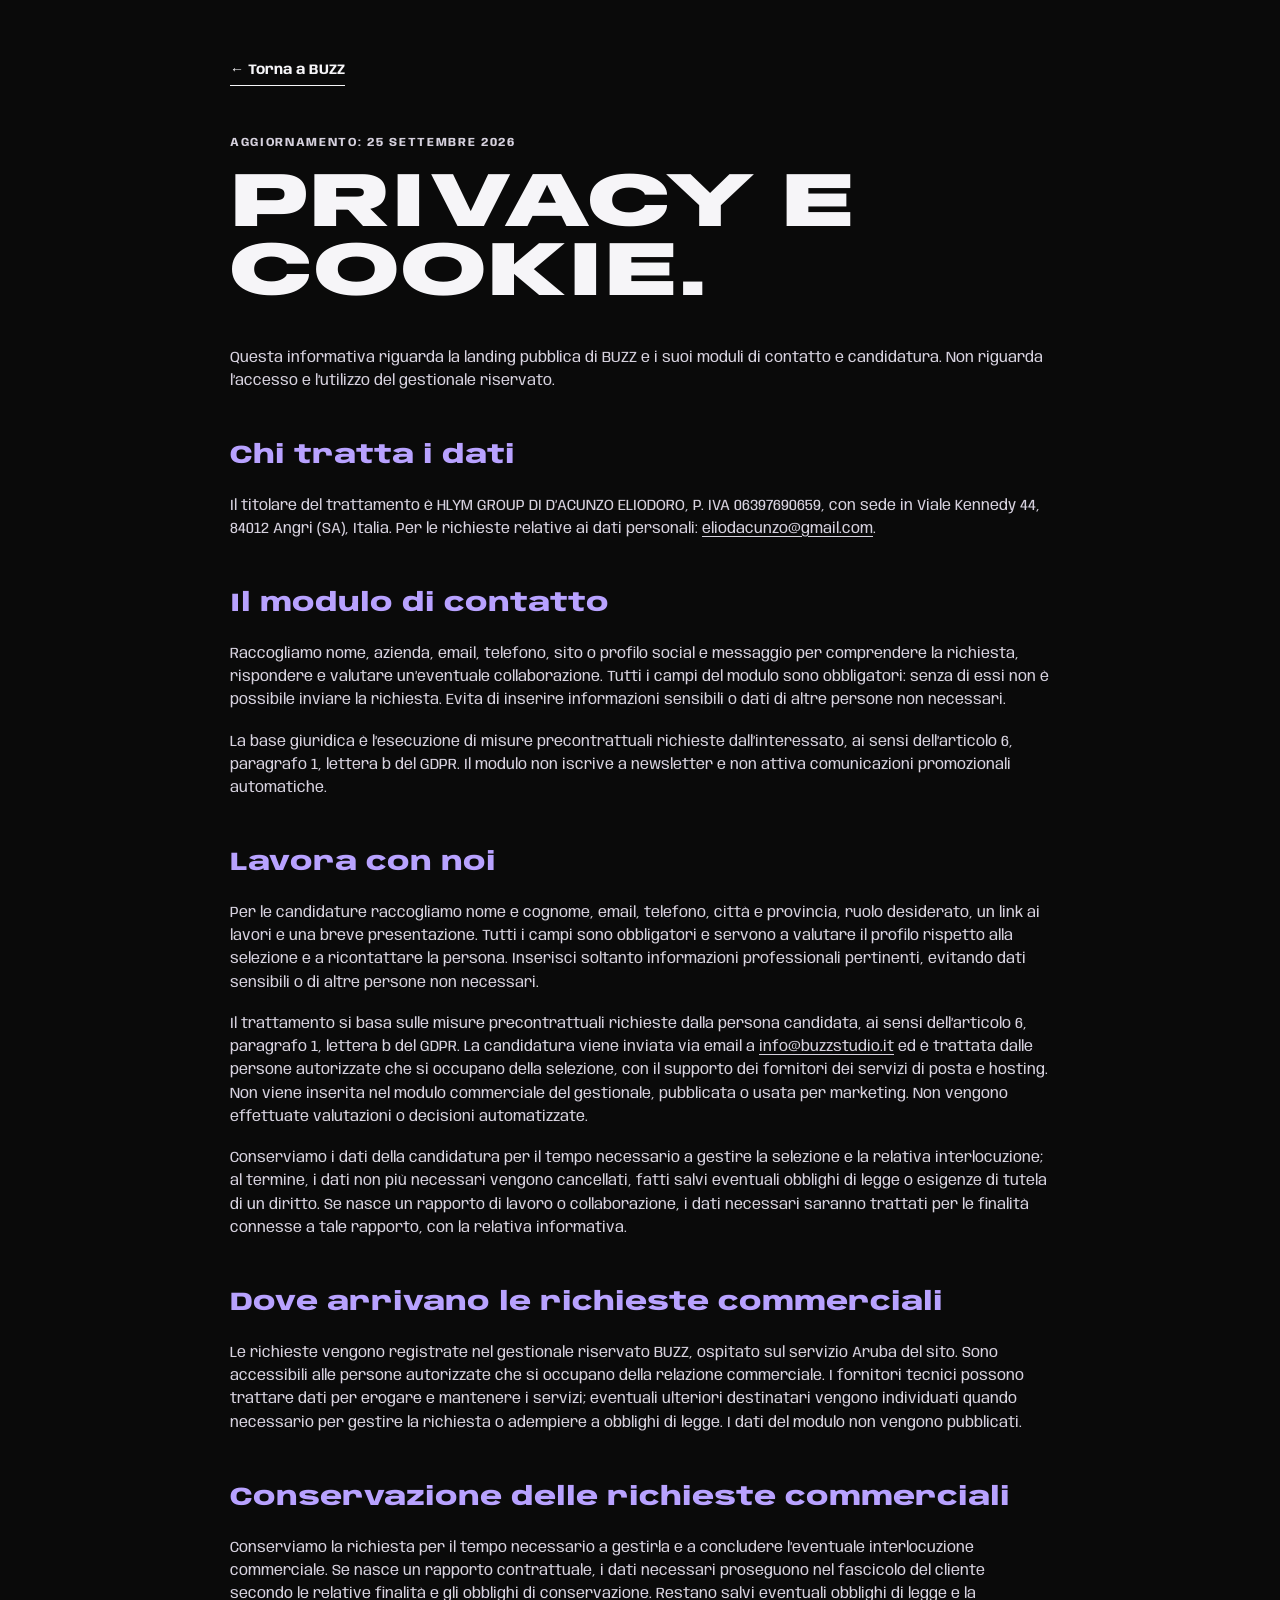
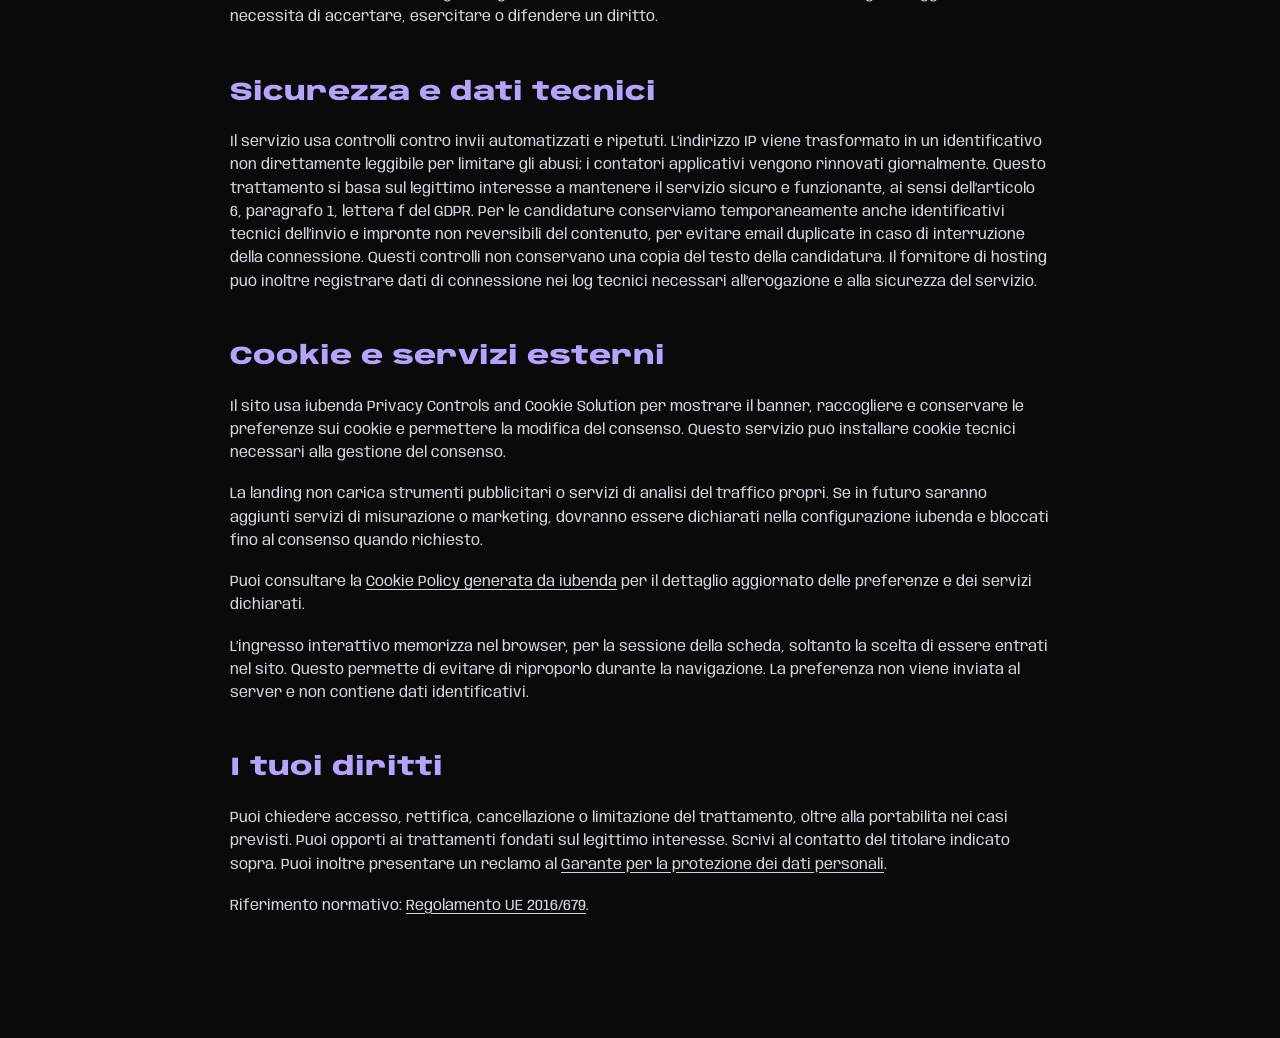
<file: privacy/index.html>
<!doctype html>
<html lang="it">
<head>
  <script src="https://embeds.iubenda.com/widgets/cc4f0625-e66b-4614-b7e0-e21f0d9e7564.js"></script>
  <meta charset="utf-8">
  <meta name="viewport" content="width=device-width, initial-scale=1">
  <title>Privacy e cookie — BUZZ</title>
  <meta name="description" content="Come vengono trattati i dati inviati a BUZZ attraverso il modulo di contatto.">
  <meta name="robots" content="index, follow">
  <meta property="og:title" content="Privacy e cookie — BUZZ">
  <meta property="og:description" content="Come vengono trattati i dati inviati a BUZZ attraverso il modulo di contatto.">
  <meta property="og:url" content="https://www.buzzstudio.it/privacy/">
  <meta name="twitter:card" content="summary">
  <link rel="icon" href="/favicon.png">
  <link rel="apple-touch-icon" href="/favicon.png">
  <link rel="canonical" href="https://www.buzzstudio.it/privacy/">
  <link rel="stylesheet" href="/assets/css/sito.css?v=2026-10-13">
</head>
<body class="privacy">
  <main class="shell privacy-page" id="contenuto">
    <a class="link-arrow" href="/">← Torna a BUZZ</a>
    <p class="eyebrow">Aggiornamento: 25 settembre 2026</p>
    <h1>Privacy e cookie.</h1>
    <p>Questa informativa riguarda la landing pubblica di BUZZ e i suoi moduli di contatto e candidatura. Non riguarda l’accesso e l’utilizzo del gestionale riservato.</p>
    <h2>Chi tratta i dati</h2>
    <p>Il titolare del trattamento è HLYM GROUP DI D’ACUNZO ELIODORO, P. IVA 06397690659, con sede in Viale Kennedy 44, 84012 Angri (SA), Italia. Per le richieste relative ai dati personali: <a href="mailto:eliodacunzo@gmail.com">eliodacunzo@gmail.com</a>.</p>
    <h2>Il modulo di contatto</h2>
    <p>Raccogliamo nome, azienda, email, telefono, sito o profilo social e messaggio per comprendere la richiesta, rispondere e valutare un’eventuale collaborazione. Tutti i campi del modulo sono obbligatori: senza di essi non è possibile inviare la richiesta. Evita di inserire informazioni sensibili o dati di altre persone non necessari.</p>
    <p>La base giuridica è l’esecuzione di misure precontrattuali richieste dall’interessato, ai sensi dell’articolo 6, paragrafo 1, lettera b del GDPR. Il modulo non iscrive a newsletter e non attiva comunicazioni promozionali automatiche.</p>
    <h2 id="candidature">Lavora con noi</h2>
    <p>Per le candidature raccogliamo nome e cognome, email, telefono, città e provincia, ruolo desiderato, un link ai lavori e una breve presentazione. Tutti i campi sono obbligatori e servono a valutare il profilo rispetto alla selezione e a ricontattare la persona. Inserisci soltanto informazioni professionali pertinenti, evitando dati sensibili o di altre persone non necessari.</p>
    <p>Il trattamento si basa sulle misure precontrattuali richieste dalla persona candidata, ai sensi dell’articolo 6, paragrafo 1, lettera b del GDPR. La candidatura viene inviata via email a <a href="mailto:info@buzzstudio.it">info@buzzstudio.it</a> ed è trattata dalle persone autorizzate che si occupano della selezione, con il supporto dei fornitori dei servizi di posta e hosting. Non viene inserita nel modulo commerciale del gestionale, pubblicata o usata per marketing. Non vengono effettuate valutazioni o decisioni automatizzate.</p>
    <p>Conserviamo i dati della candidatura per il tempo necessario a gestire la selezione e la relativa interlocuzione; al termine, i dati non più necessari vengono cancellati, fatti salvi eventuali obblighi di legge o esigenze di tutela di un diritto. Se nasce un rapporto di lavoro o collaborazione, i dati necessari saranno trattati per le finalità connesse a tale rapporto, con la relativa informativa.</p>
    <h2>Dove arrivano le richieste commerciali</h2>
    <p>Le richieste vengono registrate nel gestionale riservato BUZZ, ospitato sul servizio Aruba del sito. Sono accessibili alle persone autorizzate che si occupano della relazione commerciale. I fornitori tecnici possono trattare dati per erogare e mantenere i servizi; eventuali ulteriori destinatari vengono individuati quando necessario per gestire la richiesta o adempiere a obblighi di legge. I dati del modulo non vengono pubblicati.</p>
    <h2>Conservazione delle richieste commerciali</h2>
    <p>Conserviamo la richiesta per il tempo necessario a gestirla e a concludere l’eventuale interlocuzione commerciale. Se nasce un rapporto contrattuale, i dati necessari proseguono nel fascicolo del cliente secondo le relative finalità e gli obblighi di conservazione. Restano salvi eventuali obblighi di legge e la necessità di accertare, esercitare o difendere un diritto.</p>
    <h2>Sicurezza e dati tecnici</h2>
    <p>Il servizio usa controlli contro invii automatizzati e ripetuti. L’indirizzo IP viene trasformato in un identificativo non direttamente leggibile per limitare gli abusi; i contatori applicativi vengono rinnovati giornalmente. Questo trattamento si basa sul legittimo interesse a mantenere il servizio sicuro e funzionante, ai sensi dell’articolo 6, paragrafo 1, lettera f del GDPR. Per le candidature conserviamo temporaneamente anche identificativi tecnici dell’invio e impronte non reversibili del contenuto, per evitare email duplicate in caso di interruzione della connessione. Questi controlli non conservano una copia del testo della candidatura. Il fornitore di hosting può inoltre registrare dati di connessione nei log tecnici necessari all’erogazione e alla sicurezza del servizio.</p>
    <h2>Cookie e servizi esterni</h2>
    <p>Il sito usa iubenda Privacy Controls and Cookie Solution per mostrare il banner, raccogliere e conservare le preferenze sui cookie e permettere la modifica del consenso. Questo servizio può installare cookie tecnici necessari alla gestione del consenso.</p>
    <p>La landing non carica strumenti pubblicitari o servizi di analisi del traffico propri. Se in futuro saranno aggiunti servizi di misurazione o marketing, dovranno essere dichiarati nella configurazione iubenda e bloccati fino al consenso quando richiesto.</p>
    <p>Puoi consultare la <a href="https://www.iubenda.com/privacy-policy/53824716/cookie-policy" target="_blank" rel="noopener noreferrer">Cookie Policy generata da iubenda</a> per il dettaglio aggiornato delle preferenze e dei servizi dichiarati.</p>
    <p>L’ingresso interattivo memorizza nel browser, per la sessione della scheda, soltanto la scelta di essere entrati nel sito. Questo permette di evitare di riproporlo durante la navigazione. La preferenza non viene inviata al server e non contiene dati identificativi.</p>
    <h2>I tuoi diritti</h2>
    <p>Puoi chiedere accesso, rettifica, cancellazione o limitazione del trattamento, oltre alla portabilità nei casi previsti. Puoi opporti ai trattamenti fondati sul legittimo interesse. Scrivi al contatto del titolare indicato sopra. Puoi inoltre presentare un reclamo al <a href="https://www.garanteprivacy.it/home/modulistica-e-servizi-online">Garante per la protezione dei dati personali</a>.</p>
    <p>Riferimento normativo: <a href="https://eur-lex.europa.eu/legal-content/IT/TXT/?uri=CELEX%3A32016R0679">Regolamento UE 2016/679</a>.</p>
    </main>
</body>
</html>
</file>
<file: assets/css/sito.css>
/* =========================================================================
   BUZZ — sito pubblico www.buzzstudio.it
   Un solo foglio di stile, senza strumenti di compilazione.
   Ordine: basi · componenti comuni · sezioni (nell'ordine della pagina) · movimento ridotto
   ========================================================================= */

@font-face {
  font-family: "Anybody";
  src: url("/fonts/Anybody-Variable.woff2") format("woff2");
  font-weight: 100 900;
  font-stretch: 50% 150%;
  font-display: swap;
}

:root {
  --ink: #0a0a0a;
  --ink-2: #141218;
  --paper: #f6f5f8;
  --violet: #6c3bff;
  --violet-deep: #4a1fd6;
  --violet-soft: #b8a2ff;
  --muted: #a49eae;
  --muted-dark: #5d5768;
  --line: rgba(255, 255, 255, .14);
  --line-dark: rgba(10, 10, 10, .14);
  --gutter: clamp(16px, 4vw, 56px);
  --header-h: 76px;
  --ease: cubic-bezier(.16, 1, .3, 1);
  --ease-in-out: cubic-bezier(.65, 0, .35, 1);
  --font: "Anybody", "Arial Narrow", Arial, sans-serif;
  color-scheme: dark;
}

*, *::before, *::after { box-sizing: border-box; }
html { -webkit-text-size-adjust: 100%; scroll-padding-top: var(--header-h); scroll-behavior: smooth; }
body {
  margin: 0;
  background: var(--ink);
  color: var(--paper);
  font-family: var(--font);
  font-size: clamp(15px, 1.05vw, 17px);
  line-height: 1.55;
  font-stretch: 100%;
  -webkit-font-smoothing: antialiased;
  overflow-x: clip;
}
img, video, svg { display: block; max-width: 100%; }
img { height: auto; }
a { color: inherit; text-decoration: none; }
button, input, select, textarea { font: inherit; color: inherit; }
button { cursor: pointer; background: none; border: 0; padding: 0; }
h1, h2, h3, p, ol, ul, figure { margin: 0; }
ol, ul { padding: 0; list-style: none; }
[hidden] { display: none !important; }
::selection { background: var(--violet); color: #fff; }
:focus-visible { outline: 2px solid var(--violet-soft); outline-offset: 4px; border-radius: 4px; }

.sprite { position: absolute; width: 0; height: 0; overflow: hidden; }
.ico { width: 1em; height: 1em; flex: none; fill: none; stroke: currentColor; stroke-width: 2; stroke-linecap: round; stroke-linejoin: round; }

.shell { width: min(100% - 2 * var(--gutter), 1440px); margin-inline: auto; }

.skip-link {
  position: fixed; left: 16px; top: -60px; z-index: 100;
  background: var(--paper); color: var(--ink); padding: 10px 16px; border-radius: 999px; font-weight: 700;
}
.skip-link:focus { top: 16px; }

/* ---------- Testi ricorrenti ---------- */
.eyebrow {
  display: flex; align-items: center; gap: .6em; flex-wrap: wrap;
  font-size: 12px; font-weight: 700; letter-spacing: .14em; text-transform: uppercase;
  color: var(--muted);
}
.eyebrow-side { margin-left: auto; color: var(--muted-dark); }
.display {
  font-weight: 900; font-stretch: 150%; text-transform: uppercase;
  font-size: clamp(42px, 7.4vw, 128px); line-height: .88; letter-spacing: -.01em;
}
.accent { color: var(--violet); }

/* ---------- Pulsanti e link ---------- */
.btn {
  display: inline-flex; align-items: center; gap: 14px;
  padding: 18px 26px; border-radius: 999px;
  font-weight: 700; font-size: 15px; letter-spacing: .01em;
  transition: background .3s, color .3s, transform .4s var(--ease);
  will-change: transform;
}
.btn .ico { width: 20px; height: 20px; transition: transform .4s var(--ease); }
.btn:hover .ico { transform: translate(3px, -3px) rotate(0deg); }
.btn-light { background: var(--paper); color: var(--ink); }
.btn-light:hover { background: var(--violet); color: #fff; }
.btn-violet { background: var(--violet); color: #fff; }
.btn-violet:hover { background: var(--paper); color: var(--ink); }
.btn:disabled { opacity: .5; cursor: not-allowed; }

.link-arrow {
  display: inline-flex; align-items: center; gap: 8px; font-weight: 700; font-size: 14px;
  padding-bottom: 4px; background: linear-gradient(currentColor, currentColor) left bottom / 100% 1px no-repeat;
  transition: background-size .5s var(--ease), color .3s;
}
.link-arrow:hover { background-size: 30% 1px; color: var(--violet-soft); }
.link-arrow .ico { width: 16px; height: 16px; }

/* ---------- Barra di avanzamento, grana, cursore ---------- */
.progress { position: fixed; inset: 0 0 auto; height: 3px; z-index: 60; pointer-events: none; }
.progress span { display: block; height: 100%; background: var(--violet); transform-origin: left; transform: scaleX(0); }

.grain {
  position: fixed; inset: -50%; z-index: 90; pointer-events: none; opacity: .07;
  background-image: url("data:image/svg+xml,%3Csvg xmlns='http://www.w3.org/2000/svg' width='160' height='160'%3E%3Cfilter id='n'%3E%3CfeTurbulence type='fractalNoise' baseFrequency='.9' numOctaves='2' stitchTiles='stitch'/%3E%3C/filter%3E%3Crect width='100%25' height='100%25' filter='url(%23n)'/%3E%3C/svg%3E");
  animation: grain 1s steps(4) infinite;
}
@keyframes grain {
  0% { transform: translate(0, 0); } 25% { transform: translate(-3%, 2%); }
  50% { transform: translate(2%, -3%); } 75% { transform: translate(-2%, -1%); } 100% { transform: translate(0, 0); }
}

.cursor { display: none; }
.has-cursor .cursor { display: block; position: fixed; inset: 0; pointer-events: none; z-index: 130; } /* sopra l'ingresso (120) */
.has-cursor, .has-cursor a, .has-cursor button { cursor: none; }
.has-cursor input, .has-cursor textarea, .has-cursor select { cursor: auto; }
.cursor-dot, .cursor-ring { position: absolute; left: 0; top: 0; border-radius: 50%; will-change: transform; }
.cursor-dot { width: 6px; height: 6px; margin: -3px 0 0 -3px; background: var(--paper); mix-blend-mode: difference; }
.cursor-ring {
  width: 40px; height: 40px; margin: -20px 0 0 -20px; border: 1px solid rgba(255, 255, 255, .5);
  display: grid; place-items: center; transition: width .35s var(--ease), height .35s var(--ease), margin .35s var(--ease), background .35s, border-color .35s;
  mix-blend-mode: difference;
}
.cursor-ring b { font-size: 11px; letter-spacing: .14em; text-transform: uppercase; opacity: 0; transition: opacity .2s; }
.cursor.is-link .cursor-ring { width: 64px; height: 64px; margin: -32px 0 0 -32px; background: rgba(255, 255, 255, .12); border-color: transparent; }
.cursor.is-label .cursor-ring { width: 96px; height: 96px; margin: -48px 0 0 -48px; background: var(--violet); border-color: transparent; mix-blend-mode: normal; }
.cursor.is-label .cursor-ring b { opacity: 1; color: #fff; }
.cursor.is-label .cursor-dot { opacity: 0; }
.cursor.is-hidden { opacity: 0; }
.cursor { transition: opacity .3s; }
/* Il lettore video sta sopra a tutto: lì si usa il puntatore normale */
.has-cursor .story, .has-cursor .story * { cursor: auto; }
.has-cursor .story a, .has-cursor .story button { cursor: pointer; }
.has-cursor.story-open .cursor { display: none; }

/* ---------- Testata ---------- */
.site-header {
  position: fixed; inset: 0 0 auto; z-index: 50; height: var(--header-h);
  display: flex; align-items: center; justify-content: space-between; gap: 24px;
  padding-inline: var(--gutter);
  transition: transform .5s var(--ease), background .4s, color .4s, box-shadow .4s, backdrop-filter .4s;
}
.site-header.is-solid { background: rgba(10, 10, 10, .72); backdrop-filter: blur(14px); -webkit-backdrop-filter: blur(14px); }
/* Sopra le parti chiare la testata diventa chiara, sopra il viola diventa viola */
.site-header.is-solid.is-light { background: rgba(246, 245, 248, .82); color: var(--ink); box-shadow: 0 1px 0 var(--line-dark); }
.site-header.is-solid.is-violet { background: rgba(108, 59, 255, .82); }
.brand { position: relative; display: block; }
.brand img { transition: opacity .4s; }
.brand .logo-on-light { position: absolute; left: 0; top: 0; opacity: 0; }
.site-header.is-light .logo-on-light { opacity: 1; }
.site-header.is-light .logo-on-dark { opacity: 0; }
.site-header.is-light .nav-cta { border-color: var(--line-dark); }
.site-header.is-light .nav-cta:hover { background: var(--ink); color: var(--paper); border-color: var(--ink); }
.site-header.is-hidden { transform: translateY(-100%); }
.brand img { width: 108px; }
.site-header nav { display: flex; align-items: center; gap: clamp(14px, 2.4vw, 34px); font-size: 14px; font-weight: 600; }
.site-header nav a:not(.nav-cta) { position: relative; }
.site-header nav a:not(.nav-cta)::after {
  content: ""; position: absolute; left: 0; right: 0; bottom: -4px; height: 1px; background: currentColor;
  transform: scaleX(0); transform-origin: right; transition: transform .4s var(--ease);
}
.site-header nav a:not(.nav-cta):hover::after { transform: scaleX(1); transform-origin: left; }
.nav-cta { display: inline-flex; align-items: center; gap: 6px; padding: 10px 16px; border: 1px solid var(--line); border-radius: 999px; transition: background .3s, color .3s, border-color .3s; }
.nav-cta:hover { background: var(--paper); color: var(--ink); border-color: var(--paper); }
@media (max-width: 640px) {
  .site-header nav a:not(.nav-cta) { display: none; }
}

/* =========================================================================
   00 · APERTURA
   ========================================================================= */
.hero { position: relative; height: 140vh; height: 140svh; }
.hero-sticky { position: sticky; top: 0; height: 100vh; height: 100svh; overflow: hidden; display: grid; grid-template-rows: 1fr auto; }
.hero-art { position: absolute; inset: 0; }
.hero-art picture, .hero-art img { width: 100%; height: 100%; }
.hero-art img {
  object-fit: cover; object-position: 70% 50%;
  transform: scale(calc(1.08 + var(--hero-p, 0) * .35)) translate3d(var(--px, 0px), var(--py, 0px), 0);
  filter: saturate(1.15) brightness(calc(.85 - var(--hero-p, 0) * .45));
  transition: transform .2s linear;
}
.hero-waves { position: absolute; inset: 0; width: 100%; height: 100%; mix-blend-mode: screen; opacity: .9; }
.hero-vignette {
  position: absolute; inset: 0;
  background:
    radial-gradient(120% 90% at 70% 40%, transparent 30%, rgba(10, 10, 10, .65) 80%),
    linear-gradient(180deg, rgba(10, 10, 10, .55) 0%, transparent 22%, transparent 60%, var(--ink) 100%);
}
.hero-content {
  position: relative; z-index: 2; align-self: end;
  padding-top: calc(var(--header-h) + 24px);
  display: grid; grid-template-columns: 1fr auto; align-items: end; gap: 24px 40px;
  transform: translateY(calc(var(--hero-p, 0) * -14vh));
  opacity: calc(1 - var(--hero-p, 0) * 1.6);
}
.hero-content .eyebrow { grid-column: 1 / -1; color: var(--paper); }
.live-dot { width: 8px; height: 8px; border-radius: 50%; background: var(--violet); box-shadow: 0 0 0 0 rgba(108, 59, 255, .7); animation: live 2s infinite; }
@keyframes live { 70% { box-shadow: 0 0 0 10px rgba(108, 59, 255, 0); } 100% { box-shadow: 0 0 0 0 rgba(108, 59, 255, 0); } }

.hero-title { grid-column: 1 / -1; text-transform: uppercase; font-weight: 900; line-height: .84; letter-spacing: -.015em; }
.hero-title > span { display: block; }
.hero-intro { font-size: clamp(16px, 1.6vw, 24px); font-weight: 700; font-stretch: 100%; letter-spacing: .02em; margin-bottom: .9em; }
.hero-line, .hero-volume { font-size: clamp(54px, 11.6vw, 210px); font-stretch: 150%; }
.hero-line { padding-left: 0; }
.hero-volume { padding-left: clamp(30px, 6vw, 120px); color: var(--paper); }
.hero-foot { display: flex; flex-wrap: wrap; align-items: center; justify-content: space-between; gap: 24px 48px; max-width: 980px; }
.hero-description { max-width: 440px; color: #d9d4e2; }
.hero-actions { display: flex; flex-wrap: wrap; align-items: center; gap: 18px 28px; }

.meter { display: grid; gap: 10px; justify-items: end; font-size: 11px; font-weight: 700; letter-spacing: .14em; text-transform: uppercase; color: var(--violet-soft); }
.meter-bars { display: flex; align-items: flex-end; gap: 4px; height: 56px; }
.meter-bars i { width: 6px; height: 100%; background: var(--violet-soft); border-radius: 2px; transform-origin: bottom; transform: scaleY(.15); transition: transform .12s linear; }
.meter-value { color: var(--paper); font-variant-numeric: tabular-nums; }

.hero-bottom {
  position: relative; z-index: 2; display: flex; justify-content: space-between; align-items: center; gap: 16px;
  padding: 22px 0 26px; margin-top: 26px; border-top: 1px solid var(--line);
  font-size: 11px; font-weight: 700; letter-spacing: .14em; text-transform: uppercase;
  opacity: calc(1 - var(--hero-p, 0) * 3);
}
.hero-bottom a { display: inline-flex; gap: 8px; align-items: center; }
.hero-bottom a:hover { color: var(--violet-soft); }
.scroll-hint { display: inline-flex; align-items: center; gap: 10px; }
.scroll-hint i { width: 1px; height: 26px; background: var(--line); position: relative; overflow: hidden; }
.scroll-hint i::after { content: ""; position: absolute; inset: 0; background: var(--paper); animation: drip 1.8s var(--ease-in-out) infinite; }
@keyframes drip { 0% { transform: translateY(-100%); } 60%, 100% { transform: translateY(100%); } }

@media (max-width: 900px) {
  .hero-content { grid-template-columns: minmax(0, 1fr); }
  .meter { display: none; }
  .hero-bottom span:first-child { display: none; }
}
@media (max-width: 600px) {
  .hero-line, .hero-volume { font-size: 12.2vw; }
  .hero-volume { padding-left: 5vw; }
  .hero-bottom .scroll-hint { display: none; }
}

/* ---------- Striscia scorrevole ---------- */
.ticker { position: relative; z-index: 3; background: var(--violet); color: #fff; overflow: hidden; padding: 18px 0; transform: rotate(-1.4deg) scale(1.04); margin-block: -10px; }
.ticker-track { display: flex; align-items: center; gap: 30px; width: max-content; will-change: transform; }
.ticker-track span { font-weight: 900; font-stretch: 150%; text-transform: uppercase; font-size: clamp(22px, 3vw, 44px); line-height: 1; white-space: nowrap; }
.ticker-track b { font-size: clamp(20px, 2.4vw, 34px); font-weight: 400; }

/* =========================================================================
   01 · IN OTTIMA COMPAGNIA
   ========================================================================= */
.proof { position: relative; display: grid; grid-template-columns: 1fr 1.2fr; gap: 60px; padding-block: clamp(110px, 16vw, 220px) clamp(90px, 12vw, 170px); }
.proof-head .display { margin-top: 22px; font-size: clamp(38px, 4.8vw, 86px); }
.proof-body > p { color: var(--muted); max-width: 420px; margin-bottom: 40px; font-size: 17px; }
.client-list li { border-top: 1px solid var(--line); }
.client-list li:last-child { border-bottom: 1px solid var(--line); }
.client-list a {
  display: grid; grid-template-columns: 40px 1fr auto 28px; align-items: center; gap: 16px;
  padding: 26px 4px; position: relative; overflow: hidden;
}
.client-list a::before { content: ""; position: absolute; inset: 0; background: var(--violet); transform: scaleY(0); transform-origin: bottom; transition: transform .55s var(--ease); z-index: -1; }
.client-list a:hover::before, .client-list a:focus-visible::before { transform: scaleY(1); }
.client-list .num { font-size: 12px; color: var(--muted); font-weight: 700; }
.client-list .name { font-size: clamp(24px, 3.2vw, 46px); font-weight: 800; font-stretch: 125%; line-height: 1; transition: transform .55s var(--ease), font-stretch .55s var(--ease); }
.client-list a:hover .name { transform: translateX(10px); font-stretch: 150%; }
.client-list .tag { white-space: nowrap; font-size: 11px; letter-spacing: .14em; text-transform: uppercase; color: var(--muted); }
.client-list a:hover .tag, .client-list a:hover .num { color: #fff; }
.client-list .ico { width: 24px; height: 24px; transition: transform .45s var(--ease); }
.client-list .thumb { display: none; }
.client-list a:hover .ico { transform: rotate(45deg); }
.client-preview {
  position: fixed; left: 0; top: 0; width: 220px; aspect-ratio: 9 / 16; z-index: 40; pointer-events: none;
  border-radius: 14px; overflow: hidden; opacity: 0; transform: translate(-50%, -50%) scale(.6) rotate(-6deg);
  transition: opacity .3s, transform .5s var(--ease); box-shadow: 0 30px 80px rgba(0, 0, 0, .6);
}
.client-preview.is-on { opacity: 1; transform: translate(-50%, -50%) scale(1) rotate(-4deg); }
.client-preview img { width: 100%; height: 100%; object-fit: cover; }
@media (max-width: 900px) {
  .proof { grid-template-columns: 1fr; gap: 36px; }
  .client-list .tag { display: none; }
  .client-list a { grid-template-columns: 56px 1fr 24px; padding-block: 18px; }
  .client-list .num { display: none; }
  .client-list .thumb { display: block; width: 56px; aspect-ratio: 4 / 5; border-radius: 10px; overflow: hidden; }
  .client-list .thumb img { width: 100%; height: 100%; object-fit: cover; }
  .client-preview { display: none; }
}

/* =========================================================================
   02 · IL PUNTO DI PARTENZA (fissato mentre si scorre)
   ========================================================================= */
.problem { position: relative; height: 230vh; background: var(--ink); }
.problem-sticky {
  position: sticky; top: 0; height: 100vh; height: 100svh; overflow: hidden;
  display: grid; align-items: center;
  background: color-mix(in srgb, var(--violet) calc(var(--problem-bg, 0) * 100%), var(--ink));
}
.problem-mark {
  position: absolute; right: -14vmin; top: 50%; width: 78vmin; opacity: .14;
  transform: translateY(-50%) rotate(calc(var(--problem-p, 0) * 220deg)) scale(calc(.8 + var(--problem-p, 0) * .5));
}
.problem .eyebrow { color: var(--paper); opacity: .7; }
.problem-title { margin-top: 22px; text-transform: uppercase; font-weight: 900; line-height: .88; font-size: clamp(40px, 8.2vw, 150px); }
.problem-title span {
  display: block; font-stretch: calc(118% + var(--l, 0) * 32%);
  opacity: var(--l, 0);
  transform: translateY(calc((1 - var(--l, 0)) * .45em));
}
.problem-title span:nth-child(2) { padding-left: 7vw; }
.problem-title .accent { color: color-mix(in srgb, var(--paper) calc(var(--problem-bg, 0) * 100%), var(--violet)); }
.problem-copy {
  display: grid; grid-template-columns: repeat(3, minmax(0, 1fr)); gap: 32px; margin-top: clamp(30px, 6vh, 70px); max-width: 1100px;
  opacity: var(--copy, 0); transform: translateY(calc((1 - var(--copy, 0)) * 40px));
}
.problem-copy p { font-size: clamp(15px, 1.2vw, 18px); }
.problem-copy .muted { color: rgba(255, 255, 255, .78); }
.problem-resolution { display: flex; gap: 10px; align-items: flex-start; font-weight: 800; font-stretch: 125%; font-size: clamp(18px, 1.6vw, 24px) !important; }
.problem-resolution .ico { margin-top: .2em; }
@media (max-width: 900px) {
  .problem-copy { grid-template-columns: 1fr; gap: 14px; }
}

/* =========================================================================
   03 · COME LAVORIAMO (scorrimento orizzontale su schermi grandi)
   ========================================================================= */
.method { position: relative; background: var(--paper); color: var(--ink); }
.method .eyebrow { color: var(--muted-dark); }
.method-sticky { padding-block: clamp(90px, 12vw, 160px); overflow: hidden; }
.method-head { display: grid; grid-template-columns: 1.3fr 1fr; gap: 40px; align-items: end; }
.method-head .display { margin-top: 22px; font-size: clamp(40px, 6.4vw, 112px); }
.method-side { display: grid; gap: 18px; justify-items: start; }
.method-side > p { color: var(--muted-dark); font-size: 17px; }
.method-counter { display: flex; align-items: baseline; gap: 6px; font-weight: 900; font-stretch: 150%; }
.method-counter b { font-size: clamp(56px, 6vw, 96px); line-height: 1; color: var(--violet); font-variant-numeric: tabular-nums; }
.method-counter span { color: var(--muted-dark); font-size: 18px; }
.method-rail { width: 100%; max-width: 380px; height: 3px; background: var(--line-dark); border-radius: 3px; overflow: hidden; }
.method-rail span { display: block; height: 100%; background: var(--violet); transform-origin: left; transform: scaleX(var(--method-p, .2)); }

.method-track { display: flex; gap: 22px; margin-top: clamp(40px, 6vw, 80px); padding-inline: var(--gutter); will-change: transform; }
.step {
  flex: 0 0 clamp(290px, 31vw, 460px); min-height: clamp(340px, 46vh, 460px);
  display: flex; flex-direction: column; gap: 14px;
  padding: 30px; border-radius: 22px; background: #fff; border: 1px solid var(--line-dark);
  transition: background .5s, color .5s, transform .6s var(--ease);
}
.step-num { font-weight: 900; font-stretch: 150%; font-size: clamp(64px, 7vw, 120px); line-height: .9; color: transparent; -webkit-text-stroke: 1.5px var(--ink); margin-bottom: auto; }
.step-label { font-size: 12px; font-weight: 700; letter-spacing: .14em; text-transform: uppercase; color: var(--violet); }
.step h3 { font-size: clamp(22px, 2vw, 30px); line-height: 1.1; font-weight: 800; font-stretch: 120%; }
.step p:last-child { color: var(--muted-dark); }
.step.is-active { background: var(--ink); color: var(--paper); transform: translateY(-10px); }
.step.is-active .step-num { -webkit-text-stroke-color: var(--violet-soft); }
.step.is-active .step-label { color: var(--violet-soft); }
.step.is-active p:last-child { color: var(--muted); }
.step-repeat { background: var(--violet); color: #fff; border-color: transparent; justify-content: flex-end; }
.step-repeat .repeat-word { font-weight: 900; font-stretch: 150%; text-transform: uppercase; font-size: clamp(44px, 5vw, 84px); line-height: .9; margin-bottom: auto; }
.step-repeat p:last-child { color: rgba(255, 255, 255, .85); }

.is-pinned-method .method { height: var(--method-h, 400vh); }
.is-pinned-method .method-sticky { position: sticky; top: 0; height: 100vh; height: 100svh; display: flex; flex-direction: column; justify-content: center; padding-block: calc(var(--header-h) + 10px) 40px; }
.is-pinned-method .method-track { transform: translate3d(calc(var(--method-x, 0) * -1px), 0, 0); }

@media (max-width: 900px) {
  .method-head { grid-template-columns: 1fr; }
  .method-counter, .method-rail { display: none; }
  .method-track { flex-direction: column; padding-inline: 0; width: min(100% - 2 * var(--gutter), 1440px); margin-inline: auto; }
  .step { flex-basis: auto; min-height: 0; }
  .step-num { margin-bottom: 18px; }
}

/* =========================================================================
   04 · I CASI STUDIO
   ========================================================================= */
.cases { position: relative; background: var(--ink); }
.cases-head { padding-block: clamp(110px, 14vw, 200px) clamp(50px, 6vw, 90px); display: grid; gap: 24px; }
.cases-head .display { font-size: clamp(48px, 9vw, 168px); }
.cases-head > p:last-child { color: var(--muted); max-width: 420px; font-size: 17px; }

.case { position: relative; min-height: 100vh; padding-block: clamp(80px, 10vw, 140px); overflow: hidden; isolation: isolate; }
.case-bg { position: absolute; inset: -10% 0; z-index: -2; opacity: .22; filter: blur(40px) saturate(1.4); transform: scale(1.2); }
.case-bg img { width: 100%; height: 100%; object-fit: cover; }
.case::after { content: ""; position: absolute; inset: 0; z-index: -1; background: linear-gradient(180deg, var(--ink) 0%, rgba(10, 10, 10, .7) 30%, rgba(10, 10, 10, .7) 70%, var(--ink) 100%); }
.case-dark::after { background: linear-gradient(180deg, var(--ink) 0%, rgba(20, 18, 24, .8) 30%, rgba(20, 18, 24, .85) 70%, var(--ink) 100%); }
.case-violet { background: var(--violet-deep); }
.case-violet::after { background: linear-gradient(180deg, var(--ink) 0%, rgba(74, 31, 214, .82) 22%, rgba(74, 31, 214, .9) 78%, var(--ink) 100%); }
.case-violet .eyebrow, .case-violet .case-context { color: rgba(255, 255, 255, .78); }

.case-inner {
  display: grid; gap: 40px 56px;
  grid-template-columns: minmax(0, 1fr) minmax(260px, 380px) minmax(0, .9fr);
  grid-template-areas: "head head head" "text film detail";
  align-items: start;
}
.case-head { grid-area: head; }
.case-name {
  margin: 18px 0 14px; font-weight: 900; text-transform: uppercase; line-height: .86; letter-spacing: -.01em;
  font-size: clamp(38px, 8.2vw, 150px);
  font-stretch: calc(70% + var(--case-in, 1) * 80%);
  clip-path: inset(0 calc((1 - var(--case-in, 1)) * 100%) 0 0);
}
.case-context { color: var(--muted); max-width: 460px; font-size: 17px; }

.case-film {
  grid-area: film; position: relative; display: block; aspect-ratio: 9 / 16; border-radius: 26px; overflow: hidden;
  box-shadow: 0 40px 100px rgba(0, 0, 0, .55), 0 0 0 1px rgba(255, 255, 255, .1);
  transform: translateY(calc(var(--case-shift, 0) * 1px)) rotate(calc(var(--case-tilt, 0) * 1deg));
  transition: box-shadow .4s;
}
.case-film img { width: 100%; height: 100%; object-fit: cover; transition: transform 1s var(--ease); }
.case-film:hover img { transform: scale(1.06); }
.case-play {
  position: absolute; left: 50%; top: 50%; width: 84px; height: 84px; margin: -42px 0 0 -42px;
  display: grid; place-items: center; border-radius: 50%; background: rgba(255, 255, 255, .92); color: var(--ink);
  transition: transform .5s var(--ease), background .3s, color .3s;
}
.case-play::before { content: ""; position: absolute; inset: -10px; border-radius: 50%; border: 1px solid rgba(255, 255, 255, .6); animation: ping 2.2s var(--ease) infinite; }
@keyframes ping { 0% { transform: scale(.85); opacity: 1; } 100% { transform: scale(1.5); opacity: 0; } }
.case-play .ico { width: 30px; height: 30px; margin-left: 4px; }
.case-film:hover .case-play { transform: scale(1.12); background: var(--violet); color: #fff; }
/* Con il cursore "Guarda" sopra il video, il pulsante play si fa da parte: un solo invito */
.has-cursor .case-film:hover .case-play { opacity: 0; transform: scale(.6); }
.case-film-caption {
  position: absolute; left: 0; right: 0; bottom: 0; display: flex; justify-content: space-between; gap: 12px;
  padding: 40px 18px 16px; font-size: 13px; font-weight: 600;
  background: linear-gradient(transparent, rgba(0, 0, 0, .75));
}

.case-text { grid-area: text; display: grid; gap: 18px; align-content: start; padding-top: 30px; max-width: 460px; }
.case-title { font-size: clamp(22px, 2vw, 30px); font-weight: 800; font-stretch: 120%; line-height: 1.12; }
.case-text > p:not(.case-title) { color: #d2cdda; }
.case-points { display: grid; gap: 0; margin-block: 6px 8px; }
.case-points li { display: flex; gap: 12px; align-items: center; padding: 12px 0; border-top: 1px solid var(--line); font-size: 15px; font-weight: 600; }
.case-points li:last-child { border-bottom: 1px solid var(--line); }
.case-points li::before { content: ""; width: 8px; height: 8px; border-radius: 50%; background: var(--violet); flex: none; }
.case-violet .case-points li::before { background: #fff; }
.case-text .link-arrow { justify-self: start; }

.case-detail { grid-area: detail; align-self: end; display: grid; gap: 12px; max-width: 300px; justify-self: end; transform: translateY(calc(var(--parallax, 0) * 1px)); }
.case-detail img { border-radius: 18px; aspect-ratio: 4 / 5; object-fit: cover; width: 100%; }
.case-detail figcaption { font-size: 12px; font-weight: 700; letter-spacing: .14em; text-transform: uppercase; color: var(--violet-soft); }
.case-violet .case-detail figcaption { color: #fff; }

@media (max-width: 1100px) {
  .case-inner { grid-template-columns: minmax(0, 1fr) minmax(240px, 340px); grid-template-areas: "head head" "text film" "detail film"; }
  .case-detail { justify-self: start; align-self: start; }
}
@media (max-width: 700px) {
  .case { min-height: 0; }
  .case-name { font-size: clamp(34px, 11vw, 64px); font-stretch: calc(60% + var(--case-in, 1) * 50%); }
  .case-inner { grid-template-columns: 1fr; grid-template-areas: "head" "film" "text"; }
  .case-film { width: min(100%, 360px); justify-self: center; }
  .case-detail { display: none; }
  .case-text { padding-top: 0; }
}

/* ---------- Lettore video stile storie ---------- */
.story {
  width: 100vw; height: 100vh; height: 100dvh; max-width: none; max-height: none; margin: 0; padding: 0; border: 0;
  background: #000; color: #fff; overflow: hidden;
}
.story::backdrop { background: rgba(0, 0, 0, .9); }
.story[open] { display: grid; grid-template-rows: auto auto 1fr auto; animation: story-in .5s var(--ease); }
@keyframes story-in { from { opacity: 0; transform: scale(.96); } }
.story-progress { height: 3px; margin: 14px 16px 0; background: rgba(255, 255, 255, .25); border-radius: 3px; overflow: hidden; }
.story-progress span { display: block; height: 100%; background: #fff; transform-origin: left; transform: scaleX(0); }
.story-top { display: flex; justify-content: space-between; align-items: center; gap: 16px; padding: 12px 16px; }
.story-client { font-weight: 900; font-stretch: 150%; text-transform: uppercase; font-size: 18px; line-height: 1.1; }
.story-caption { font-size: 13px; color: rgba(255, 255, 255, .75); }
.story-video { width: 100%; height: 100%; min-height: 0; object-fit: contain; background: #000; }
.story-controls { display: flex; align-items: center; justify-content: center; gap: 14px; padding: 12px 16px calc(14px + env(safe-area-inset-bottom)); }
.story-btn { width: 48px; height: 48px; display: grid; place-items: center; border-radius: 50%; background: rgba(255, 255, 255, .12); transition: background .3s; }
.story-btn:hover { background: var(--violet); }
.story-btn .ico { width: 22px; height: 22px; }
.story-ig { font-size: 14px; font-weight: 700; padding: 12px 18px; border-radius: 999px; border: 1px solid rgba(255, 255, 255, .3); }
.story-ig:hover { background: #fff; color: #000; }

/* =========================================================================
   05 · L'OFFERTA
   ========================================================================= */
.offer { position: relative; background: var(--ink-2); padding-block: clamp(110px, 14vw, 200px); overflow: hidden; }
.offer::before {
  content: ""; position: absolute; width: 90vmax; aspect-ratio: 1; left: -30vmax; top: -40vmax; border-radius: 50%;
  background: radial-gradient(circle, rgba(108, 59, 255, .35), transparent 60%);
  transform: translateY(calc(var(--offer-p, 0) * 30vh)); pointer-events: none;
}
.offer-inner { position: relative; display: grid; grid-template-columns: 1fr 1fr; gap: 60px; align-items: start; }
.offer-main { position: sticky; top: calc(var(--header-h) + 30px); display: grid; gap: 28px; justify-items: start; }
.offer-title { font-size: clamp(48px, 7.6vw, 136px); }
.offer-description { color: #d2cdda; max-width: 420px; font-size: 17px; }
.offer-details { display: grid; gap: 26px; }
.offer-count { display: flex; align-items: center; gap: 22px; padding: 26px 30px; border-radius: 22px; background: var(--violet); }
.offer-count b { font-weight: 900; font-stretch: 150%; font-size: clamp(80px, 9vw, 150px); line-height: .8; font-variant-numeric: tabular-nums; }
.offer-count span { font-weight: 700; font-size: 18px; line-height: 1.2; text-transform: uppercase; letter-spacing: .04em; }
.offer-list li { display: flex; align-items: center; gap: 14px; padding: 18px 0; border-top: 1px solid var(--line); font-size: 17px; font-weight: 600; }
.offer-list li:last-child { border-bottom: 1px solid var(--line); }
.offer-list .ico { color: var(--violet-soft); width: 18px; height: 18px; }
.platforms { display: flex; flex-wrap: wrap; gap: 8px; }
.platforms span { padding: 8px 14px; border-radius: 999px; border: 1px solid var(--line); font-size: 13px; font-weight: 600; }
.duration { display: grid; grid-template-columns: auto 1fr auto; align-items: center; gap: 18px; padding: 22px 24px; border-radius: 18px; background: rgba(255, 255, 255, .05); border: 1px solid var(--line); }
.duration strong { display: block; font-weight: 900; font-stretch: 150%; text-transform: uppercase; font-size: 20px; color: var(--violet-soft); }
.duration div:last-child { text-align: right; }
.duration span { font-size: 13px; color: var(--muted); }
.duration-line { height: 2px; background: var(--line); position: relative; overflow: hidden; border-radius: 2px; }
.duration-line span { position: absolute; inset: 0; background: linear-gradient(90deg, var(--violet), var(--violet-soft)); transform-origin: left; transform: scaleX(0); transition: transform 1.6s var(--ease) .3s; }
.duration.is-in .duration-line span { transform: scaleX(1); }
.offer-note { color: var(--muted); font-size: 14px; }
@media (max-width: 900px) {
  .offer-inner { grid-template-columns: 1fr; }
  .offer-main { position: static; }
}

/* =========================================================================
   06 · CONTATTI
   ========================================================================= */
.contact { background: var(--paper); color: var(--ink); padding-block: clamp(100px, 12vw, 170px); }
.contact .eyebrow { color: var(--muted-dark); }
.contact-switch-row { display: flex; flex-wrap: wrap; justify-content: space-between; align-items: center; gap: 18px; padding-bottom: 26px; border-bottom: 1px solid var(--line-dark); }
.contact-switch { display: inline-flex; padding: 5px; border-radius: 999px; background: #e9e5ef; }
.contact-switch button { display: inline-flex; align-items: center; gap: 6px; padding: 11px 18px; border-radius: 999px; font-size: 14px; font-weight: 700; color: var(--muted-dark); transition: background .3s, color .3s; }
.contact-switch button[aria-selected="true"] { background: var(--violet); color: #fff; }
.contact-switch .ico { width: 14px; height: 14px; }

.contact-grid > * { min-width: 0; }
.contact-grid { display: grid; grid-template-columns: minmax(0, 1fr) minmax(0, 1.15fr); gap: clamp(40px, 6vw, 100px); margin-top: clamp(40px, 6vw, 80px); }
.contact-copy { display: grid; gap: 26px; align-content: start; }
.contact-title { font-size: clamp(42px, 5.6vw, 100px); }
.contact-copy > p:not(.eyebrow) { font-size: 18px; color: var(--muted-dark); max-width: 440px; }
.contact-brand { display: flex; align-items: center; gap: 20px; font-size: 12px; font-weight: 700; letter-spacing: .14em; text-transform: uppercase; }
.contact-brand img { width: 84px; }
.contact-brand strong { color: var(--violet); }
.roles li { border-top: 1px solid var(--line-dark); }
.roles li:last-child { border-bottom: 1px solid var(--line-dark); }
.roles button { width: 100%; display: grid; grid-template-columns: 34px 1fr 24px; align-items: center; gap: 12px; padding: 20px 0; text-align: left; font-size: clamp(20px, 2.2vw, 30px); font-weight: 800; font-stretch: 125%; transition: color .3s, padding .4s var(--ease); }
.roles button span { font-size: 12px; color: var(--muted-dark); }
.roles button:hover { color: var(--violet); padding-left: 10px; }
.roles .ico { width: 22px; height: 22px; }
.location { display: flex; align-items: center; gap: 10px; font-weight: 700; }
.location span { width: 10px; height: 10px; border-radius: 50%; background: var(--violet); }

.form { display: grid; gap: 22px; }
.form-top { display: flex; justify-content: space-between; padding-bottom: 14px; border-bottom: 2px solid var(--ink); font-size: 12px; font-weight: 700; letter-spacing: .14em; text-transform: uppercase; }
.form-intro { color: var(--muted-dark); }
.form-grid { display: grid; grid-template-columns: 1fr 1fr; gap: 6px 26px; }
.field { position: relative; padding-top: 22px; }
.field-full { grid-column: 1 / -1; }
.field input, .field textarea, .field select {
  width: 100%; border: 0; border-bottom: 1px solid var(--line-dark); background: transparent; color: var(--ink);
  padding: 12px 0 12px; font-size: 17px; border-radius: 0; outline: none; transition: border-color .3s;
  appearance: none; -webkit-appearance: none;
}
.field textarea { resize: vertical; min-height: 110px; }
.field select { background: url("data:image/svg+xml,%3Csvg xmlns='http://www.w3.org/2000/svg' width='14' height='14' viewBox='0 0 24 24' fill='none' stroke='%230a0a0a' stroke-width='2'%3E%3Cpath d='M6 9l6 6 6-6'/%3E%3C/svg%3E") right 4px center no-repeat; padding-right: 26px; }
.field label {
  position: absolute; left: 0; top: 34px; font-size: 17px; color: var(--muted-dark); pointer-events: none;
  transform-origin: left top; transition: transform .35s var(--ease), color .3s;
}
.field label span { color: var(--violet); }
.field input:focus, .field textarea:focus, .field select:focus { border-bottom-color: var(--violet); }
.field input:focus + label, .field textarea:focus + label,
.field input:not(:placeholder-shown) + label, .field textarea:not(:placeholder-shown) + label,
.field-select label { transform: translateY(-30px) scale(.76); color: var(--ink); font-weight: 700; }
.field::after { content: ""; position: absolute; left: 0; right: 0; bottom: 0; height: 2px; background: var(--violet); transform: scaleX(0); transform-origin: left; transition: transform .5s var(--ease); }
.field:focus-within::after { transform: scaleX(1); }
.field:has(.hint)::after { display: none; }
.hint { margin-top: 8px; font-size: 13px; color: var(--muted-dark); }
.form-trap { position: absolute; left: -10000px; width: 1px; height: 1px; overflow: hidden; }
.form-privacy { font-size: 13px; color: var(--muted-dark); }
.form-privacy a { text-decoration: underline; text-underline-offset: 3px; }
.form-submit { justify-self: stretch; justify-content: space-between; padding: 22px 28px; font-size: 16px; }
.form-required { font-size: 12px; color: var(--muted-dark); }
.form-feedback p { padding: 14px 18px; border-radius: 12px; font-size: 15px; font-weight: 600; }
.feedback-success { background: #e4f7ea; color: #145c2c; }
.feedback-error { background: #fde8e8; color: #8a1c1c; }
.feedback-notice, .feedback-preview { background: #ece6ff; color: #3b1d9a; }
@media (max-width: 900px) {
  .contact-grid { grid-template-columns: minmax(0, 1fr); }
  .contact-switch { width: 100%; }
  .contact-switch button { flex: 1; justify-content: center; padding: 11px 10px; font-size: 13px; }
  .form-grid { grid-template-columns: 1fr; }
}

/* =========================================================================
   PIEDE
   ========================================================================= */
.footer { position: relative; background: var(--ink); padding-block: clamp(70px, 9vw, 120px) 40px; overflow: hidden; border-top: 3px solid var(--violet); }
.footer-top { display: flex; align-items: center; gap: 24px; }
.footer-mark { width: 56px; }
.footer-top p { font-size: clamp(22px, 2.4vw, 34px); line-height: 1.15; color: #cfc9d8; margin-right: auto; }
.footer-wordmark { display: block; margin-block: clamp(50px, 8vw, 110px) clamp(40px, 6vw, 80px); }
.footer-wordmark img {
  width: 100%;
  transform: translateY(calc((1 - var(--footer-p, 1)) * 18%)) scale(calc(.86 + var(--footer-p, 1) * .14));
  opacity: calc(.2 + var(--footer-p, 1) * .8);
  transform-origin: center bottom;
}
.footer-bottom { display: flex; flex-wrap: wrap; justify-content: space-between; gap: 14px 30px; padding-top: 22px; border-top: 1px solid var(--line); font-size: 13px; color: var(--muted); }
.footer-bottom .accent { color: var(--violet-soft); font-weight: 800; letter-spacing: .1em; text-transform: uppercase; }
.footer-bottom a:hover { color: var(--paper); }
.footer-legal { margin-top: 20px; font-size: 12px; color: var(--muted-dark); display: grid; gap: 2px; }

[data-spin] { animation: spin 18s linear infinite; }
@keyframes spin { to { transform: rotate(360deg); } }

/* =========================================================================
   INGRESSO
   ========================================================================= */
.gate {
  position: fixed; inset: 0; z-index: 120; background: var(--ink); color: var(--paper);
  display: grid; place-items: center; overflow: hidden;
  transition: clip-path 1.1s var(--ease-in-out);
  clip-path: inset(0 0 0 0);
}
.gate.is-leaving { clip-path: inset(0 0 100% 0); }
.gate-inner { position: relative; z-index: 2; display: grid; justify-items: center; gap: clamp(24px, 4vh, 42px); text-align: center; padding: 24px; }
.gate-inner > img { width: 110px; }
.gate-title { text-transform: uppercase; font-weight: 900; font-stretch: 150%; line-height: .86; font-size: clamp(48px, 11vw, 168px); }
/* "VOLUME." si riempie di viola da sinistra a destra mentre si tiene premuto, come una barra del volume */
.gate-title span {
  color: transparent; -webkit-background-clip: text; background-clip: text;
  background-image: linear-gradient(90deg, var(--violet) calc(var(--gate, 0) * 100%), rgba(255, 255, 255, .16) calc(var(--gate, 0) * 100%));
}
.gate-knob { position: relative; width: 150px; height: 150px; border-radius: 50%; display: grid; place-items: center; touch-action: none; user-select: none; -webkit-user-select: none; }
.gate-knob svg { position: absolute; inset: 0; transform: rotate(-90deg); }
.gate-track, .gate-fill { fill: none; stroke-width: 4; }
.gate-track { stroke: rgba(255, 255, 255, .14); }
.gate-fill { stroke: var(--violet); stroke-linecap: round; stroke-dasharray: 339.3; stroke-dashoffset: calc(339.3 * (1 - var(--gate, 0))); }
.gate-value b { font-weight: 900; font-stretch: 150%; font-size: 40px; font-variant-numeric: tabular-nums; }
.gate-label { position: absolute; bottom: -34px; left: 50%; transform: translateX(-50%); white-space: nowrap; font-size: 11px; font-weight: 700; letter-spacing: .16em; text-transform: uppercase; color: var(--muted); }
.gate-knob:hover .gate-track, .gate-knob:focus-visible .gate-track { stroke: rgba(255, 255, 255, .34); }
.gate-knob:focus-visible { outline: none; }
.gate-skip { display: inline-flex; align-items: center; gap: 8px; margin-top: 18px; font-size: 14px; font-weight: 700; color: var(--muted); }
.gate-skip:hover { color: var(--paper); }
.gate-bars { position: absolute; inset: auto 0 0; height: 46vh; display: flex; align-items: flex-end; gap: 6px; padding-inline: 6px; opacity: .55; }
.gate-bars i { flex: 1; height: 100%; background: linear-gradient(to top, var(--violet), transparent); border-radius: 4px 4px 0 0; transform-origin: bottom; transform: scaleY(calc(.04 + var(--gate, 0) * var(--h, .5))); transition: transform .25s var(--ease); }

/* ---------- Pagina privacy ---------- */
.privacy-page { max-width: 820px; padding-block: 60px 120px; display: grid; gap: 18px; }
.privacy-page .link-arrow { justify-self: start; margin-bottom: 30px; }
.privacy-page h1 { font-weight: 900; font-stretch: 150%; text-transform: uppercase; font-size: clamp(40px, 6vw, 84px); line-height: .9; margin-bottom: 20px; }
.privacy-page h2 { font-weight: 800; font-stretch: 125%; font-size: clamp(20px, 2vw, 26px); margin-top: 26px; color: var(--violet-soft); scroll-margin-top: 30px; }
.privacy-page p { color: #d6d1de; }
.privacy-page p a { text-decoration: underline; text-underline-offset: 3px; }

/* ---------- Comparsa all'ingresso nello schermo ---------- */
.js [data-reveal] { opacity: 0; transform: translateY(40px); transition: opacity 1s var(--ease), transform 1.1s var(--ease); }
.js [data-reveal].is-in { opacity: 1; transform: none; }
.js [data-split] .w { display: inline-block; overflow: hidden; vertical-align: top; padding-bottom: .04em; }
.js [data-split] .w > span { display: inline-block; transform: translateY(105%); transition: transform 1.1s var(--ease); transition-delay: calc(var(--i) * 70ms + 150ms); }
.js .is-ready [data-split] .w > span, .js.is-ready [data-split] .w > span { transform: none; }
.js [data-split-letters] .l { display: inline-block; overflow: hidden; vertical-align: top; padding-bottom: .04em; }
.js [data-split-letters] .l > span { display: inline-block; transform: translateY(105%); transition: transform 1s var(--ease); transition-delay: calc(var(--i) * 55ms + 380ms); }
.js.is-ready [data-split-letters] .l > span { transform: none; }

/* =========================================================================
   MOVIMENTO RIDOTTO: chi lo chiede nelle impostazioni vede tutto fermo e leggibile
   ========================================================================= */
@media (prefers-reduced-motion: reduce) {
  *, *::before, *::after { animation: none !important; transition: none !important; scroll-behavior: auto !important; }
  .hero { height: auto; }
  .hero-sticky { position: relative; min-height: 100vh; }
  .problem { height: auto; }
  .problem-sticky { position: relative; height: auto; min-height: 100vh; padding-block: 120px; background: var(--violet); }
  .problem-title span { opacity: 1; font-stretch: 150%; transform: none; }
  .problem-copy { opacity: 1; transform: none; }
  .js [data-reveal], .js [data-split] .w > span, .js [data-split-letters] .l > span { opacity: 1; transform: none; }
  .case-name { clip-path: none; font-stretch: 150%; }
  .grain { display: none; }
}
</file>
